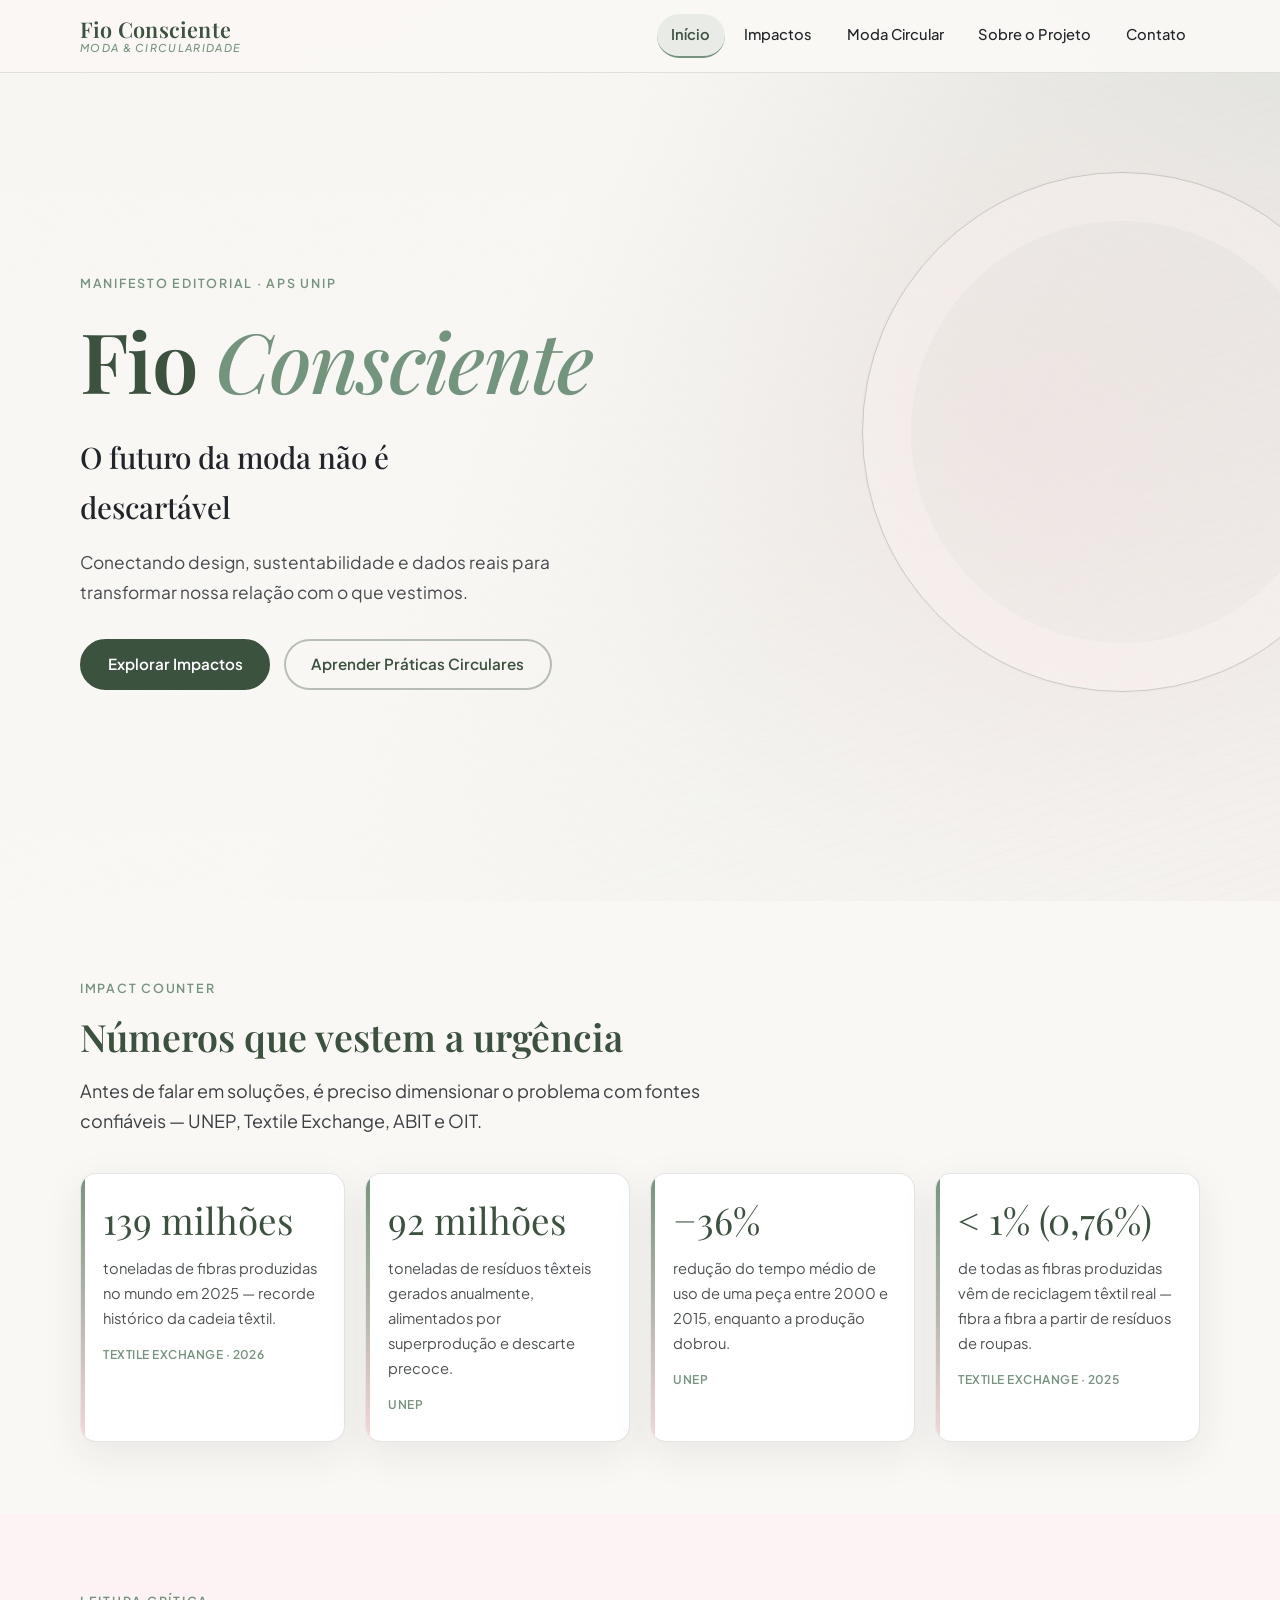
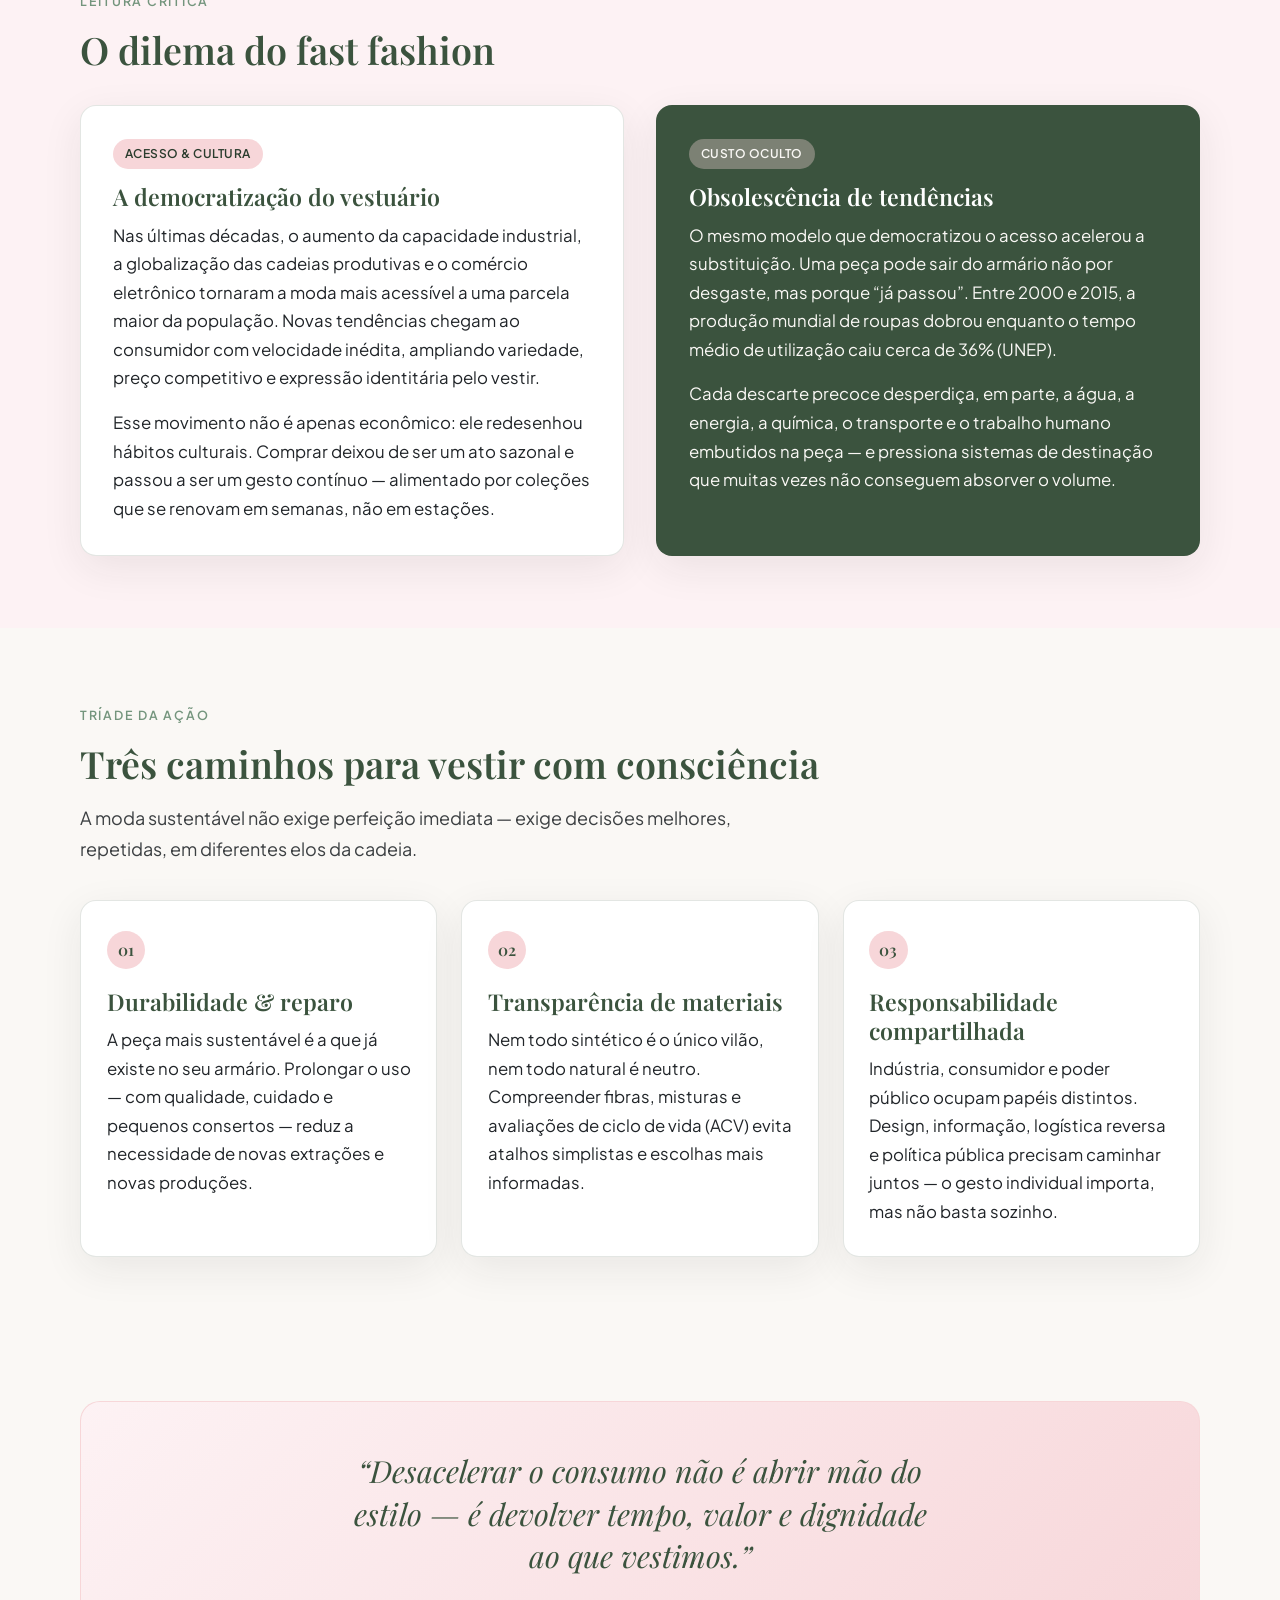
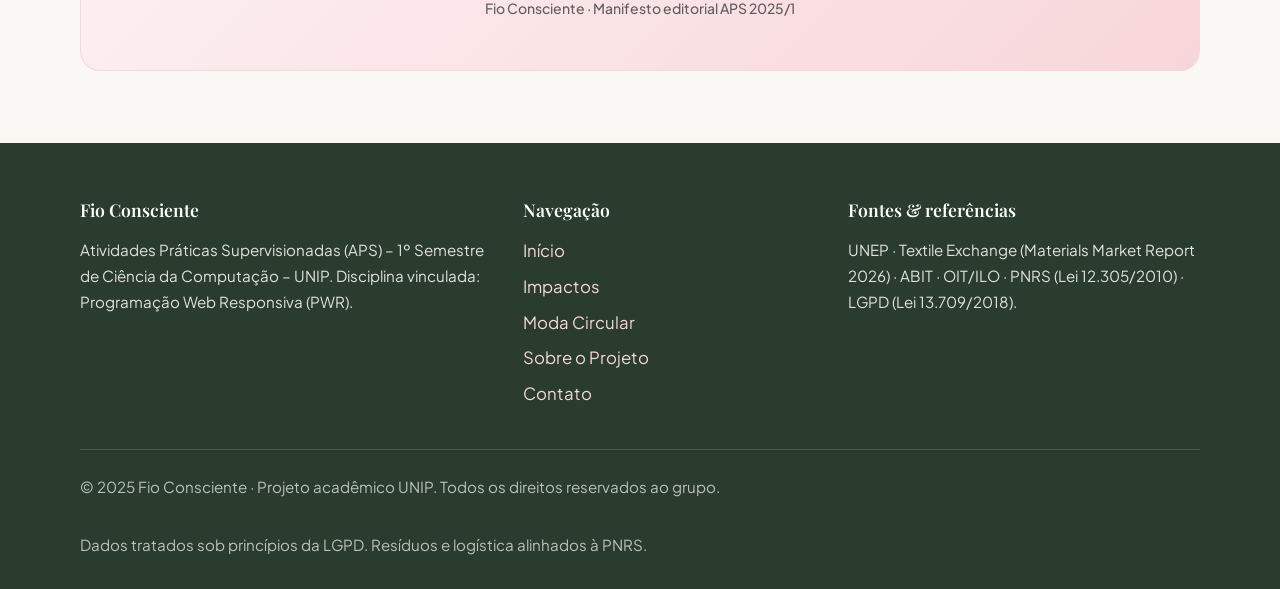
<file: index.html>
<!DOCTYPE html>
<html lang="pt-BR" xmlns="http://www.w3.org/1999/xhtml">
<head>
  <meta charset="UTF-8" />
  <meta name="viewport" content="width=device-width, initial-scale=1.0" />
  <meta name="description" content="Fio Consciente — plataforma acadêmica sobre moda sustentável, economia circular e dados reais da cadeia têxtil." />
  <title>Fio Consciente | Moda &amp; Circularidade</title>
  <link rel="preconnect" href="https://fonts.googleapis.com" />
  <link rel="preconnect" href="https://fonts.gstatic.com" crossorigin="anonymous" />
  <link href="https://fonts.googleapis.com/css2?family=Playfair+Display:ital,wght@0,500;0,600;0,700;1,500&amp;family=Plus+Jakarta+Sans:wght@400;500;600;700&amp;display=swap" rel="stylesheet" />
  <link rel="stylesheet" href="style.css" />
</head>
<body>
  <a class="skip-link" href="#conteudo">Ir para o conteúdo</a>

  <header class="site-header">
    <div class="container header-inner">
      <a class="logo" href="index.html" aria-label="Fio Consciente — página inicial">
        <span class="logo__name">Fio Consciente</span>
        <span class="logo__tag">Moda &amp; Circularidade</span>
      </a>

      <input type="checkbox" id="nav-toggle" class="nav-toggle" aria-controls="menu-principal" />
      <label for="nav-toggle" class="nav-toggle-label" aria-label="Abrir ou fechar menu">
        <span></span>
      </label>

      <nav class="main-nav" id="menu-principal" aria-label="Navegação principal">
        <ul>
          <li><a href="index.html" class="active" aria-current="page">Início</a></li>
          <li><a href="impactos.html">Impactos</a></li>
          <li><a href="circularidade.html">Moda Circular</a></li>
          <li><a href="sobre.html">Sobre o Projeto</a></li>
          <li><a href="contato.html">Contato</a></li>
        </ul>
      </nav>
    </div>
  </header>

  <main id="conteudo" class="main-content">
    <section class="hero" aria-labelledby="hero-brand">
      <div class="container hero__content">
        <p class="eyebrow">Manifesto editorial · APS UNIP</p>
        <h1 id="hero-brand" class="hero__brand">Fio <em>Consciente</em></h1>
        <p class="hero__tagline">O futuro da moda não é descartável</p>
        <p class="hero__sub">
          Conectando design, sustentabilidade e dados reais para transformar nossa relação com o que vestimos.
        </p>
        <div class="cta-group">
          <a class="btn btn--primary" href="impactos.html">Explorar Impactos</a>
          <a class="btn btn--ghost" href="circularidade.html">Aprender Práticas Circulares</a>
        </div>
      </div>
    </section>

    <section class="section" aria-labelledby="metricas-titulo">
      <div class="container">
        <p class="eyebrow">Impact Counter</p>
        <h2 id="metricas-titulo">Números que vestem a urgência</h2>
        <p class="lead">
          Antes de falar em soluções, é preciso dimensionar o problema com fontes confiáveis —
          UNEP, Textile Exchange, ABIT e OIT.
        </p>

        <div class="metrics" style="margin-top: 2.25rem;">
          <article class="metric-card">
            <p class="metric-card__value">139 milhões</p>
            <p class="metric-card__label">
              toneladas de fibras produzidas no mundo em 2025 — recorde histórico da cadeia têxtil.
            </p>
            <span class="metric-card__source">Textile Exchange · 2026</span>
          </article>

          <article class="metric-card">
            <p class="metric-card__value">92 milhões</p>
            <p class="metric-card__label">
              toneladas de resíduos têxteis gerados anualmente, alimentados por superprodução e descarte precoce.
            </p>
            <span class="metric-card__source">UNEP</span>
          </article>

          <article class="metric-card">
            <p class="metric-card__value">−36%</p>
            <p class="metric-card__label">
              redução do tempo médio de uso de uma peça entre 2000 e 2015, enquanto a produção dobrou.
            </p>
            <span class="metric-card__source">UNEP</span>
          </article>

          <article class="metric-card">
            <p class="metric-card__value">&lt; 1% (0,76%)</p>
            <p class="metric-card__label">
              de todas as fibras produzidas vêm de reciclagem têxtil real — fibra a fibra a partir de resíduos de roupas.
            </p>
            <span class="metric-card__source">Textile Exchange · 2025</span>
          </article>
        </div>
      </div>
    </section>

    <section class="section section--alt" aria-labelledby="dilema-titulo">
      <div class="container">
        <p class="eyebrow">Leitura crítica</p>
        <h2 id="dilema-titulo">O dilema do fast fashion</h2>

        <div class="grid-2" style="margin-top: 2rem;">
          <article class="panel">
            <span class="badge">Acesso &amp; cultura</span>
            <h3>A democratização do vestuário</h3>
            <p>
              Nas últimas décadas, o aumento da capacidade industrial, a globalização das cadeias
              produtivas e o comércio eletrônico tornaram a moda mais acessível a uma parcela maior
              da população. Novas tendências chegam ao consumidor com velocidade inédita, ampliando
              variedade, preço competitivo e expressão identitária pelo vestir.
            </p>
            <p>
              Esse movimento não é apenas econômico: ele redesenhou hábitos culturais. Comprar
              deixou de ser um ato sazonal e passou a ser um gesto contínuo — alimentado por coleções
              que se renovam em semanas, não em estações.
            </p>
          </article>

          <article class="panel panel--olive">
            <span class="badge" style="background: rgba(247,214,217,0.35); color: #FAF8F5;">Custo oculto</span>
            <h3>Obsolescência de tendências</h3>
            <p>
              O mesmo modelo que democratizou o acesso acelerou a substituição. Uma peça pode sair
              do armário não por desgaste, mas porque “já passou”. Entre 2000 e 2015, a produção
              mundial de roupas dobrou enquanto o tempo médio de utilização caiu cerca de 36% (UNEP).
            </p>
            <p>
              Cada descarte precoce desperdiça, em parte, a água, a energia, a química, o transporte
              e o trabalho humano embutidos na peça — e pressiona sistemas de destinação que muitas
              vezes não conseguem absorver o volume.
            </p>
          </article>
        </div>
      </div>
    </section>

    <section class="section" aria-labelledby="triade-titulo">
      <div class="container">
        <p class="eyebrow">Tríade da ação</p>
        <h2 id="triade-titulo">Três caminhos para vestir com consciência</h2>
        <p class="lead">
          A moda sustentável não exige perfeição imediata — exige decisões melhores, repetidas,
          em diferentes elos da cadeia.
        </p>

        <div class="grid-3" style="margin-top: 2.25rem;">
          <article class="feature-card">
            <span class="feature-card__index" aria-hidden="true">01</span>
            <h3>Durabilidade &amp; reparo</h3>
            <p>
              A peça mais sustentável é a que já existe no seu armário. Prolongar o uso — com
              qualidade, cuidado e pequenos consertos — reduz a necessidade de novas extrações e
              novas produções.
            </p>
          </article>

          <article class="feature-card">
            <span class="feature-card__index" aria-hidden="true">02</span>
            <h3>Transparência de materiais</h3>
            <p>
              Nem todo sintético é o único vilão, nem todo natural é neutro. Compreender fibras,
              misturas e avaliações de ciclo de vida (ACV) evita atalhos simplistas e escolhas
              mais informadas.
            </p>
          </article>

          <article class="feature-card">
            <span class="feature-card__index" aria-hidden="true">03</span>
            <h3>Responsabilidade compartilhada</h3>
            <p>
              Indústria, consumidor e poder público ocupam papéis distintos. Design, informação,
              logística reversa e política pública precisam caminhar juntos — o gesto individual
              importa, mas não basta sozinho.
            </p>
          </article>
        </div>
      </div>
    </section>

    <section class="section" aria-labelledby="citacao-titulo">
      <div class="container">
        <h2 id="citacao-titulo" class="sr-only">Citação inspiradora</h2>
        <aside class="quote-banner">
          <blockquote>
            “Desacelerar o consumo não é abrir mão do estilo — é devolver tempo, valor e
            dignidade ao que vestimos.”
          </blockquote>
          <cite>Fio Consciente · Manifesto editorial APS 2025/1</cite>
        </aside>
      </div>
    </section>
  </main>

  <footer class="site-footer">
    <div class="container">
      <div class="footer-grid">
        <div>
          <h3>Fio Consciente</h3>
          <p>
            Atividades Práticas Supervisionadas (APS) – 1º Semestre de Ciência da Computação – UNIP.
            Disciplina vinculada: Programação Web Responsiva (PWR).
          </p>
        </div>
        <div>
          <h3>Navegação</h3>
          <ul>
            <li><a href="index.html">Início</a></li>
            <li><a href="impactos.html">Impactos</a></li>
            <li><a href="circularidade.html">Moda Circular</a></li>
            <li><a href="sobre.html">Sobre o Projeto</a></li>
            <li><a href="contato.html">Contato</a></li>
          </ul>
        </div>
        <div>
          <h3>Fontes &amp; referências</h3>
          <p>
            UNEP · Textile Exchange (Materials Market Report 2026) · ABIT · OIT/ILO ·
            PNRS (Lei 12.305/2010) · LGPD (Lei 13.709/2018).
          </p>
        </div>
      </div>
      <div class="footer-bottom">
        <p>© 2025 Fio Consciente · Projeto acadêmico UNIP. Todos os direitos reservados ao grupo.</p>
        <p>Dados tratados sob princípios da LGPD. Resíduos e logística alinhados à PNRS.</p>
      </div>
    </div>
  </footer>
</body>
</html>
</file>
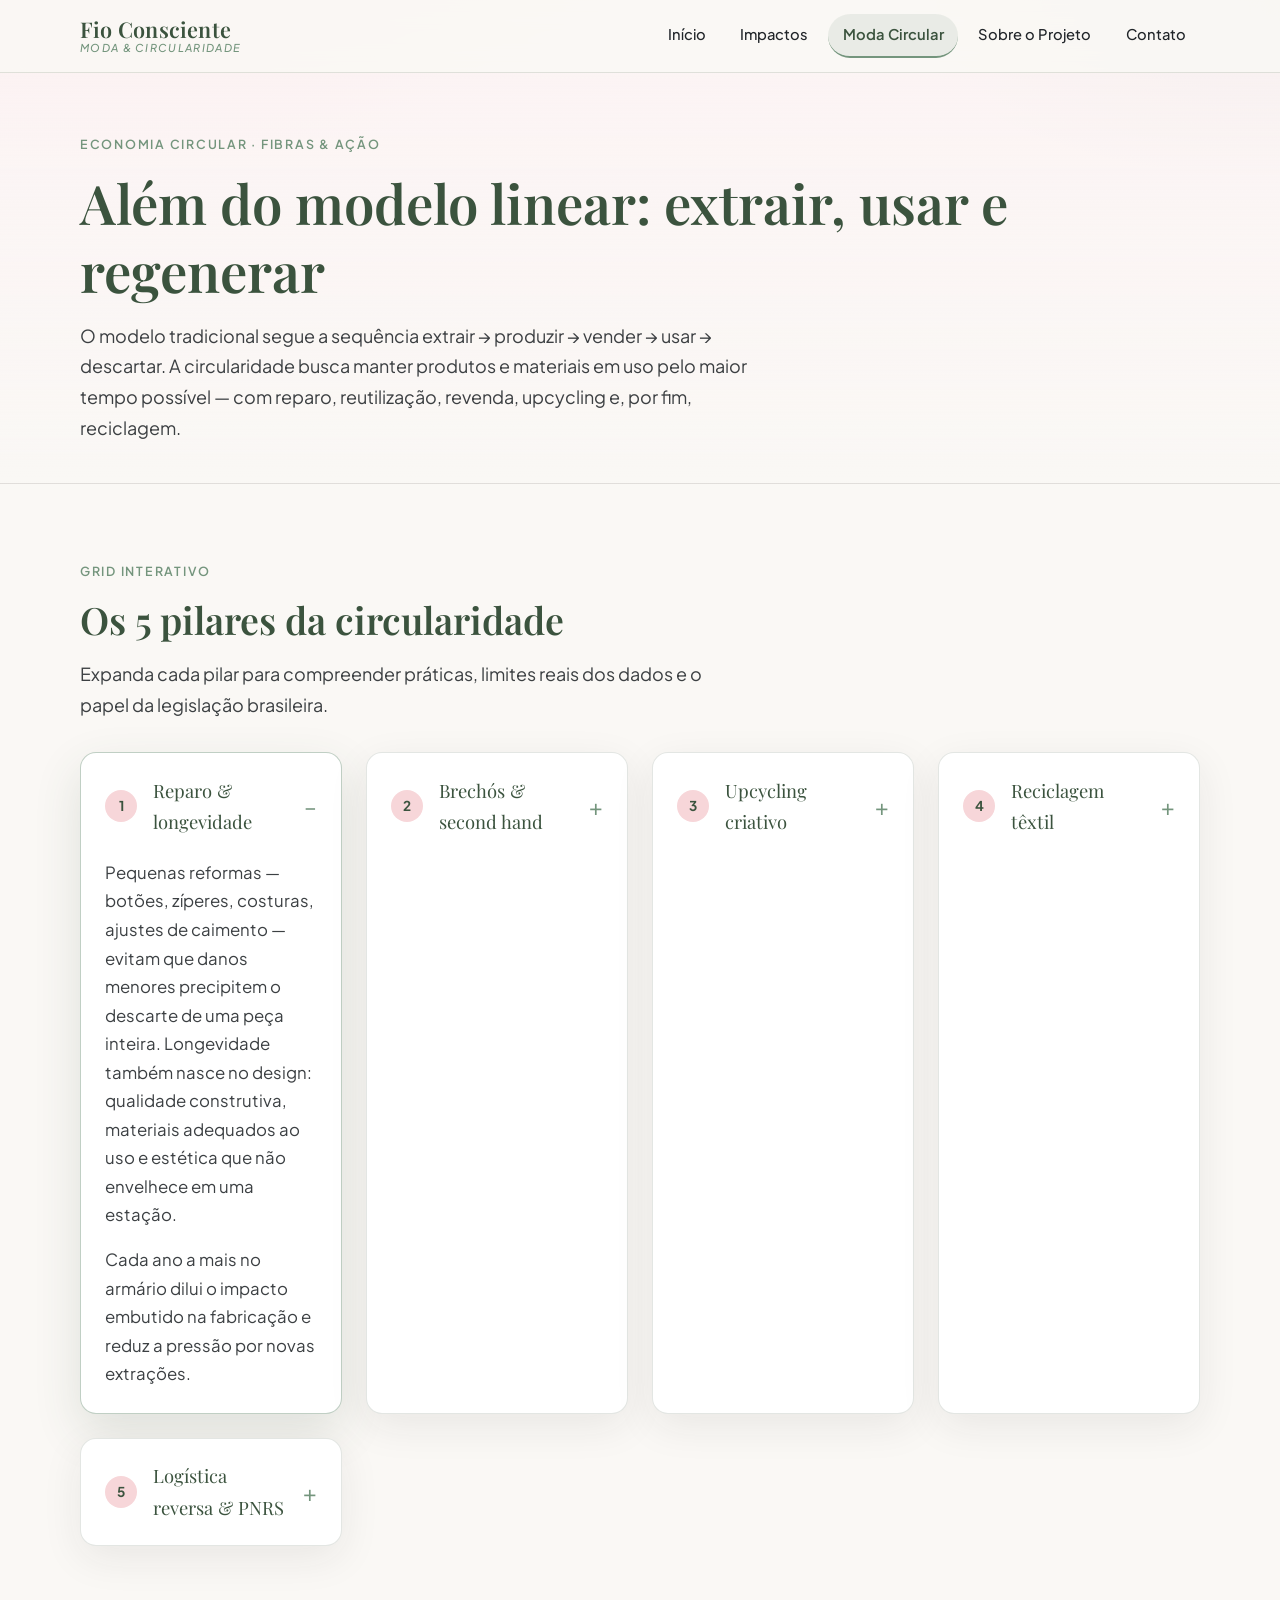
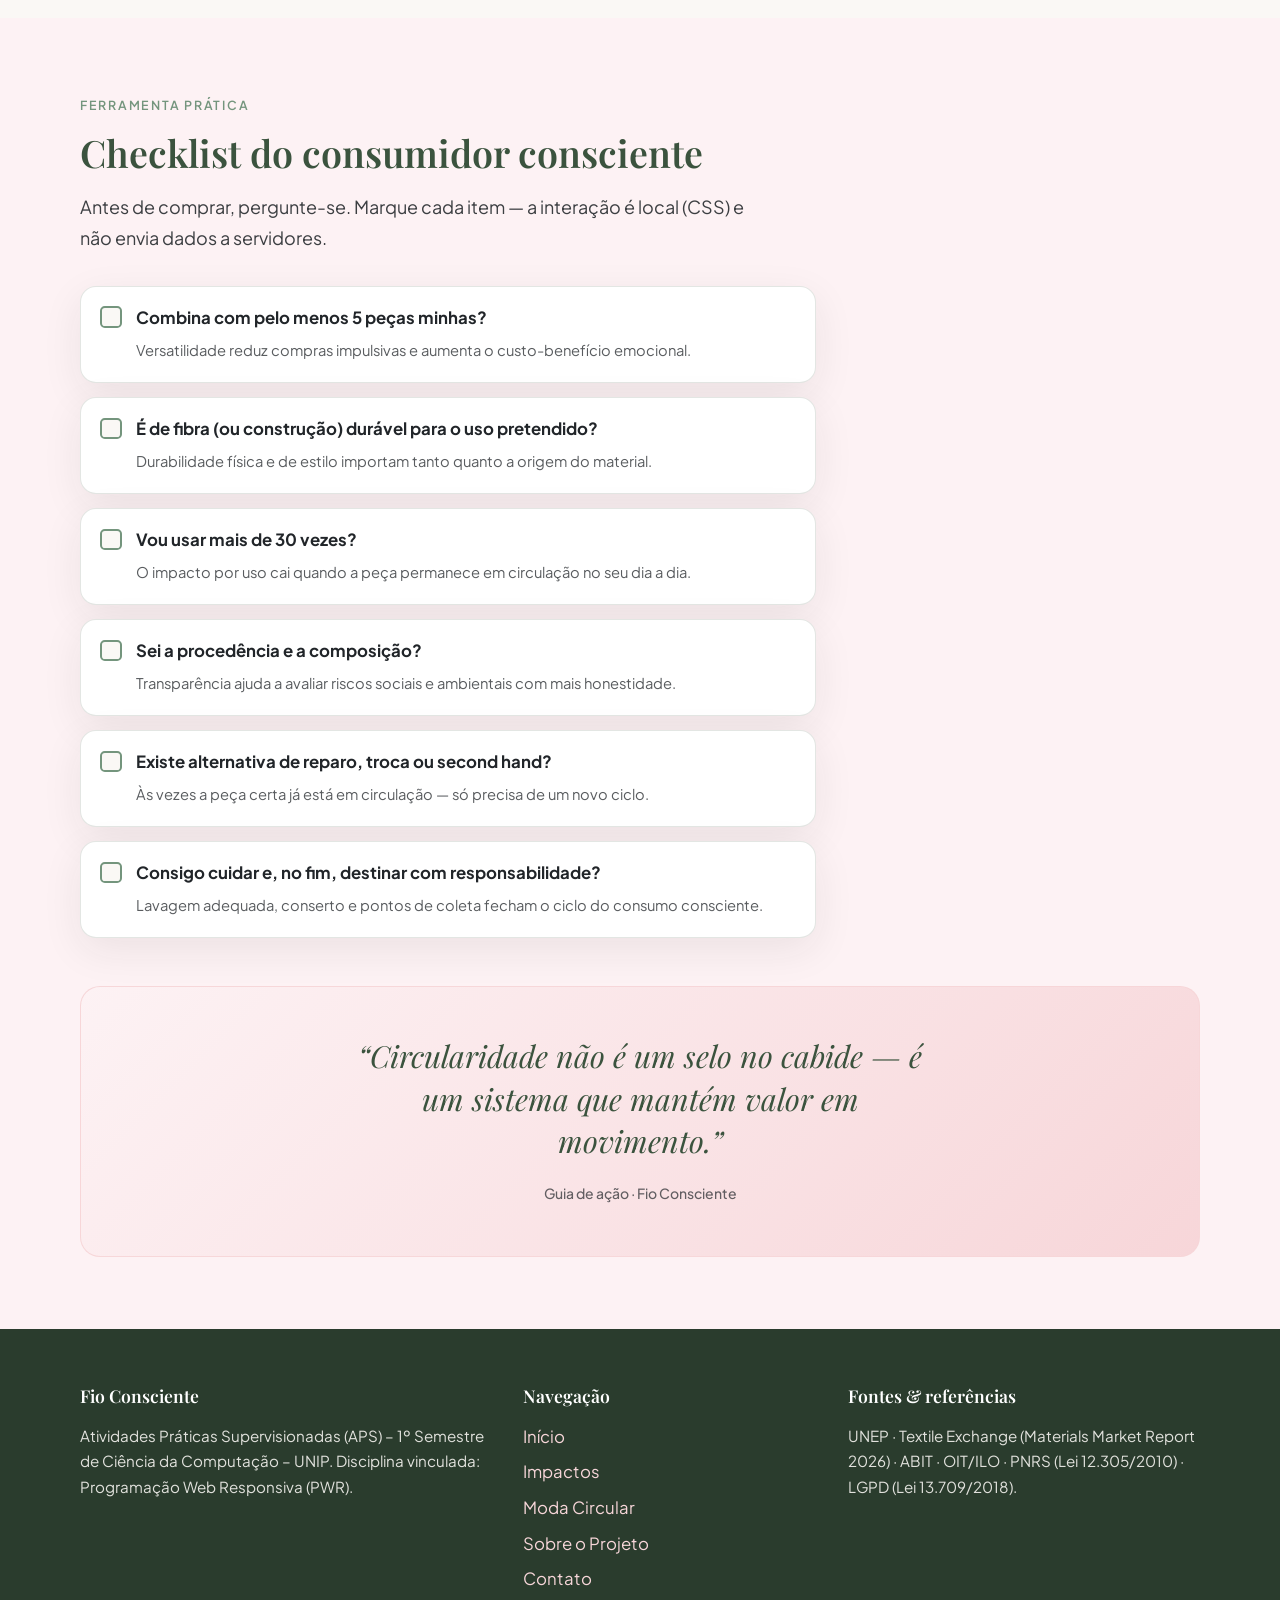
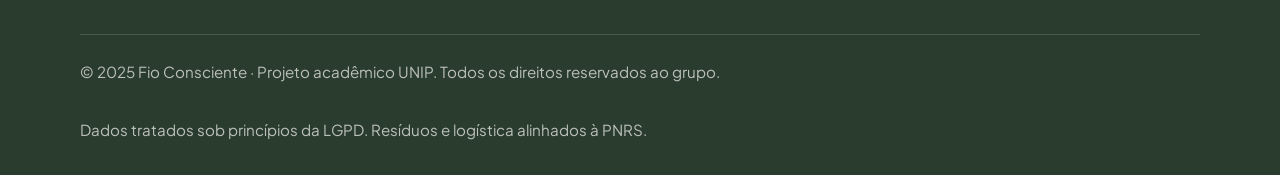
<file: circularidade.html>
<!DOCTYPE html>
<html lang="pt-BR" xmlns="http://www.w3.org/1999/xhtml">
<head>
  <meta charset="UTF-8" />
  <meta name="viewport" content="width=device-width, initial-scale=1.0" />
  <meta name="description" content="Economia circular na moda: reparo, brechós, upcycling, reciclagem têxtil, logística reversa e checklist do consumidor consciente." />
  <title>Moda Circular | Fio Consciente</title>
  <link rel="preconnect" href="https://fonts.googleapis.com" />
  <link rel="preconnect" href="https://fonts.gstatic.com" crossorigin="anonymous" />
  <link href="https://fonts.googleapis.com/css2?family=Playfair+Display:ital,wght@0,500;0,600;0,700;1,500&amp;family=Plus+Jakarta+Sans:wght@400;500;600;700&amp;display=swap" rel="stylesheet" />
  <link rel="stylesheet" href="style.css" />
</head>
<body>
  <a class="skip-link" href="#conteudo">Ir para o conteúdo</a>

  <header class="site-header">
    <div class="container header-inner">
      <a class="logo" href="index.html" aria-label="Fio Consciente — página inicial">
        <span class="logo__name">Fio Consciente</span>
        <span class="logo__tag">Moda &amp; Circularidade</span>
      </a>

      <input type="checkbox" id="nav-toggle" class="nav-toggle" aria-controls="menu-principal" />
      <label for="nav-toggle" class="nav-toggle-label" aria-label="Abrir ou fechar menu">
        <span></span>
      </label>

      <nav class="main-nav" id="menu-principal" aria-label="Navegação principal">
        <ul>
          <li><a href="index.html">Início</a></li>
          <li><a href="impactos.html">Impactos</a></li>
          <li><a href="circularidade.html" class="active" aria-current="page">Moda Circular</a></li>
          <li><a href="sobre.html">Sobre o Projeto</a></li>
          <li><a href="contato.html">Contato</a></li>
        </ul>
      </nav>
    </div>
  </header>

  <main id="conteudo" class="main-content">
    <header class="page-header">
      <div class="container">
        <p class="eyebrow">Economia circular · fibras &amp; ação</p>
        <h1>Além do modelo linear: extrair, usar e regenerar</h1>
        <p class="lead">
          O modelo tradicional segue a sequência extrair → produzir → vender → usar → descartar.
          A circularidade busca manter produtos e materiais em uso pelo maior tempo possível —
          com reparo, reutilização, revenda, upcycling e, por fim, reciclagem.
        </p>
      </div>
    </header>

    <section class="section" aria-labelledby="pilares-titulo">
      <div class="container">
        <p class="eyebrow">Grid interativo</p>
        <h2 id="pilares-titulo">Os 5 pilares da circularidade</h2>
        <p class="lead">
          Expanda cada pilar para compreender práticas, limites reais dos dados e o papel da
          legislação brasileira.
        </p>

        <div class="pillars grid-auto" style="margin-top: 2rem;">
          <details open="open">
            <summary>
              <span class="pillar-num" aria-hidden="true">1</span>
              Reparo &amp; longevidade
            </summary>
            <div class="pillar-body">
              <p>
                Pequenas reformas — botões, zíperes, costuras, ajustes de caimento — evitam que
                danos menores precipitem o descarte de uma peça inteira. Longevidade também nasce
                no design: qualidade construtiva, materiais adequados ao uso e estética que não
                envelhece em uma estação.
              </p>
              <p>
                Cada ano a mais no armário dilui o impacto embutido na fabricação e reduz a
                pressão por novas extrações.
              </p>
            </div>
          </details>

          <details>
            <summary>
              <span class="pillar-num" aria-hidden="true">2</span>
              Brechós &amp; second hand
            </summary>
            <div class="pillar-body">
              <p>
                Normalizar o vestuário de segunda mão é uma escolha inteligente e sofisticada —
                não um “plano B”. Brechós físicos e plataformas digitais recolocam peças em
                circulação, preservando valor cultural e material.
              </p>
              <p>
                A revenda desloca a narrativa do novo constante para o bem escolhido, bem cuidado
                e bem recontado.
              </p>
            </div>
          </details>

          <details>
            <summary>
              <span class="pillar-num" aria-hidden="true">3</span>
              Upcycling criativo
            </summary>
            <div class="pillar-body">
              <p>
                Upcycling transforma peças usadas em novos produtos de maior valor agregado —
                por exemplo, jeans convertidos em bolsas estruturadas — sem exigir reciclagem
                completa das fibras.
              </p>
              <p>
                É design + inventividade: menos matéria-prima virgem, mais narrativa e
                diferenciação estética.
              </p>
            </div>
          </details>

          <details>
            <summary>
              <span class="pillar-num" aria-hidden="true">4</span>
              Reciclagem têxtil
            </summary>
            <div class="pillar-body">
              <p>
                Em 2025, fibras recicladas provenientes de resíduos têxteis representaram cerca de
                <strong>0,76%</strong> da produção mundial — menos de 1% (Textile Exchange).
              </p>
              <p>
                Do poliéster reciclado produzido no mesmo ano (aprox. 9,7 milhões de toneladas),
                cerca de <strong>97%</strong> ainda vinha de garrafas PET — não de roupas
                recicladas. Misturas com elastano, linhas, aviamentos e tinturas elevam a
                complexidade técnica da separação fibra a fibra.
              </p>
              <p>
                Reciclar importa, mas vem depois de reduzir, reparar e reutilizar.
              </p>
            </div>
          </details>

          <details>
            <summary>
              <span class="pillar-num" aria-hidden="true">5</span>
              Logística reversa &amp; PNRS
            </summary>
            <div class="pillar-body">
              <p>
                No Brasil, a Política Nacional de Resíduos Sólidos (Lei nº 12.305/2010) estrutura
                princípios de responsabilidade compartilhada e logística reversa. Em 2026, a ABIT
                reforçou a moda circular como caminho para reduzir resíduos e ampliar
                sustentabilidade no setor nacional.
              </p>
              <p>
                ABIT e ABDI iniciaram estudos para mapear resíduos industriais e pós-consumo,
                identificando oportunidades de circularidade. Sem infraestrutura de coleta,
                triagem e processamento, a boa intenção do consumidor encontra um beco sem saída.
              </p>
            </div>
          </details>
        </div>
      </div>
    </section>

    <section class="section section--alt" aria-labelledby="checklist-titulo">
      <div class="container">
        <p class="eyebrow">Ferramenta prática</p>
        <h2 id="checklist-titulo">Checklist do consumidor consciente</h2>
        <p class="lead">
          Antes de comprar, pergunte-se. Marque cada item — a interação é local (CSS) e não
          envia dados a servidores.
        </p>

        <ul class="checklist" style="margin-top: 2rem; max-width: 46rem;">
          <li>
            <label for="check-1">
              <input type="checkbox" id="check-1" name="check-1" />
              <span class="checklist__text">
                <strong>Combina com pelo menos 5 peças minhas?</strong>
                <span>Versatilidade reduz compras impulsivas e aumenta o custo-benefício emocional.</span>
              </span>
            </label>
          </li>
          <li>
            <label for="check-2">
              <input type="checkbox" id="check-2" name="check-2" />
              <span class="checklist__text">
                <strong>É de fibra (ou construção) durável para o uso pretendido?</strong>
                <span>Durabilidade física e de estilo importam tanto quanto a origem do material.</span>
              </span>
            </label>
          </li>
          <li>
            <label for="check-3">
              <input type="checkbox" id="check-3" name="check-3" />
              <span class="checklist__text">
                <strong>Vou usar mais de 30 vezes?</strong>
                <span>O impacto por uso cai quando a peça permanece em circulação no seu dia a dia.</span>
              </span>
            </label>
          </li>
          <li>
            <label for="check-4">
              <input type="checkbox" id="check-4" name="check-4" />
              <span class="checklist__text">
                <strong>Sei a procedência e a composição?</strong>
                <span>Transparência ajuda a avaliar riscos sociais e ambientais com mais honestidade.</span>
              </span>
            </label>
          </li>
          <li>
            <label for="check-5">
              <input type="checkbox" id="check-5" name="check-5" />
              <span class="checklist__text">
                <strong>Existe alternativa de reparo, troca ou second hand?</strong>
                <span>Às vezes a peça certa já está em circulação — só precisa de um novo ciclo.</span>
              </span>
            </label>
          </li>
          <li>
            <label for="check-6">
              <input type="checkbox" id="check-6" name="check-6" />
              <span class="checklist__text">
                <strong>Consigo cuidar e, no fim, destinar com responsabilidade?</strong>
                <span>Lavagem adequada, conserto e pontos de coleta fecham o ciclo do consumo consciente.</span>
              </span>
            </label>
          </li>
        </ul>

        <aside class="quote-banner" style="margin-top: 3rem;">
          <blockquote>
            “Circularidade não é um selo no cabide — é um sistema que mantém valor em movimento.”
          </blockquote>
          <cite>Guia de ação · Fio Consciente</cite>
        </aside>
      </div>
    </section>
  </main>

  <footer class="site-footer">
    <div class="container">
      <div class="footer-grid">
        <div>
          <h3>Fio Consciente</h3>
          <p>
            Atividades Práticas Supervisionadas (APS) – 1º Semestre de Ciência da Computação – UNIP.
            Disciplina vinculada: Programação Web Responsiva (PWR).
          </p>
        </div>
        <div>
          <h3>Navegação</h3>
          <ul>
            <li><a href="index.html">Início</a></li>
            <li><a href="impactos.html">Impactos</a></li>
            <li><a href="circularidade.html">Moda Circular</a></li>
            <li><a href="sobre.html">Sobre o Projeto</a></li>
            <li><a href="contato.html">Contato</a></li>
          </ul>
        </div>
        <div>
          <h3>Fontes &amp; referências</h3>
          <p>
            UNEP · Textile Exchange (Materials Market Report 2026) · ABIT · OIT/ILO ·
            PNRS (Lei 12.305/2010) · LGPD (Lei 13.709/2018).
          </p>
        </div>
      </div>
      <div class="footer-bottom">
        <p>© 2025 Fio Consciente · Projeto acadêmico UNIP. Todos os direitos reservados ao grupo.</p>
        <p>Dados tratados sob princípios da LGPD. Resíduos e logística alinhados à PNRS.</p>
      </div>
    </div>
  </footer>
</body>
</html>
</file>
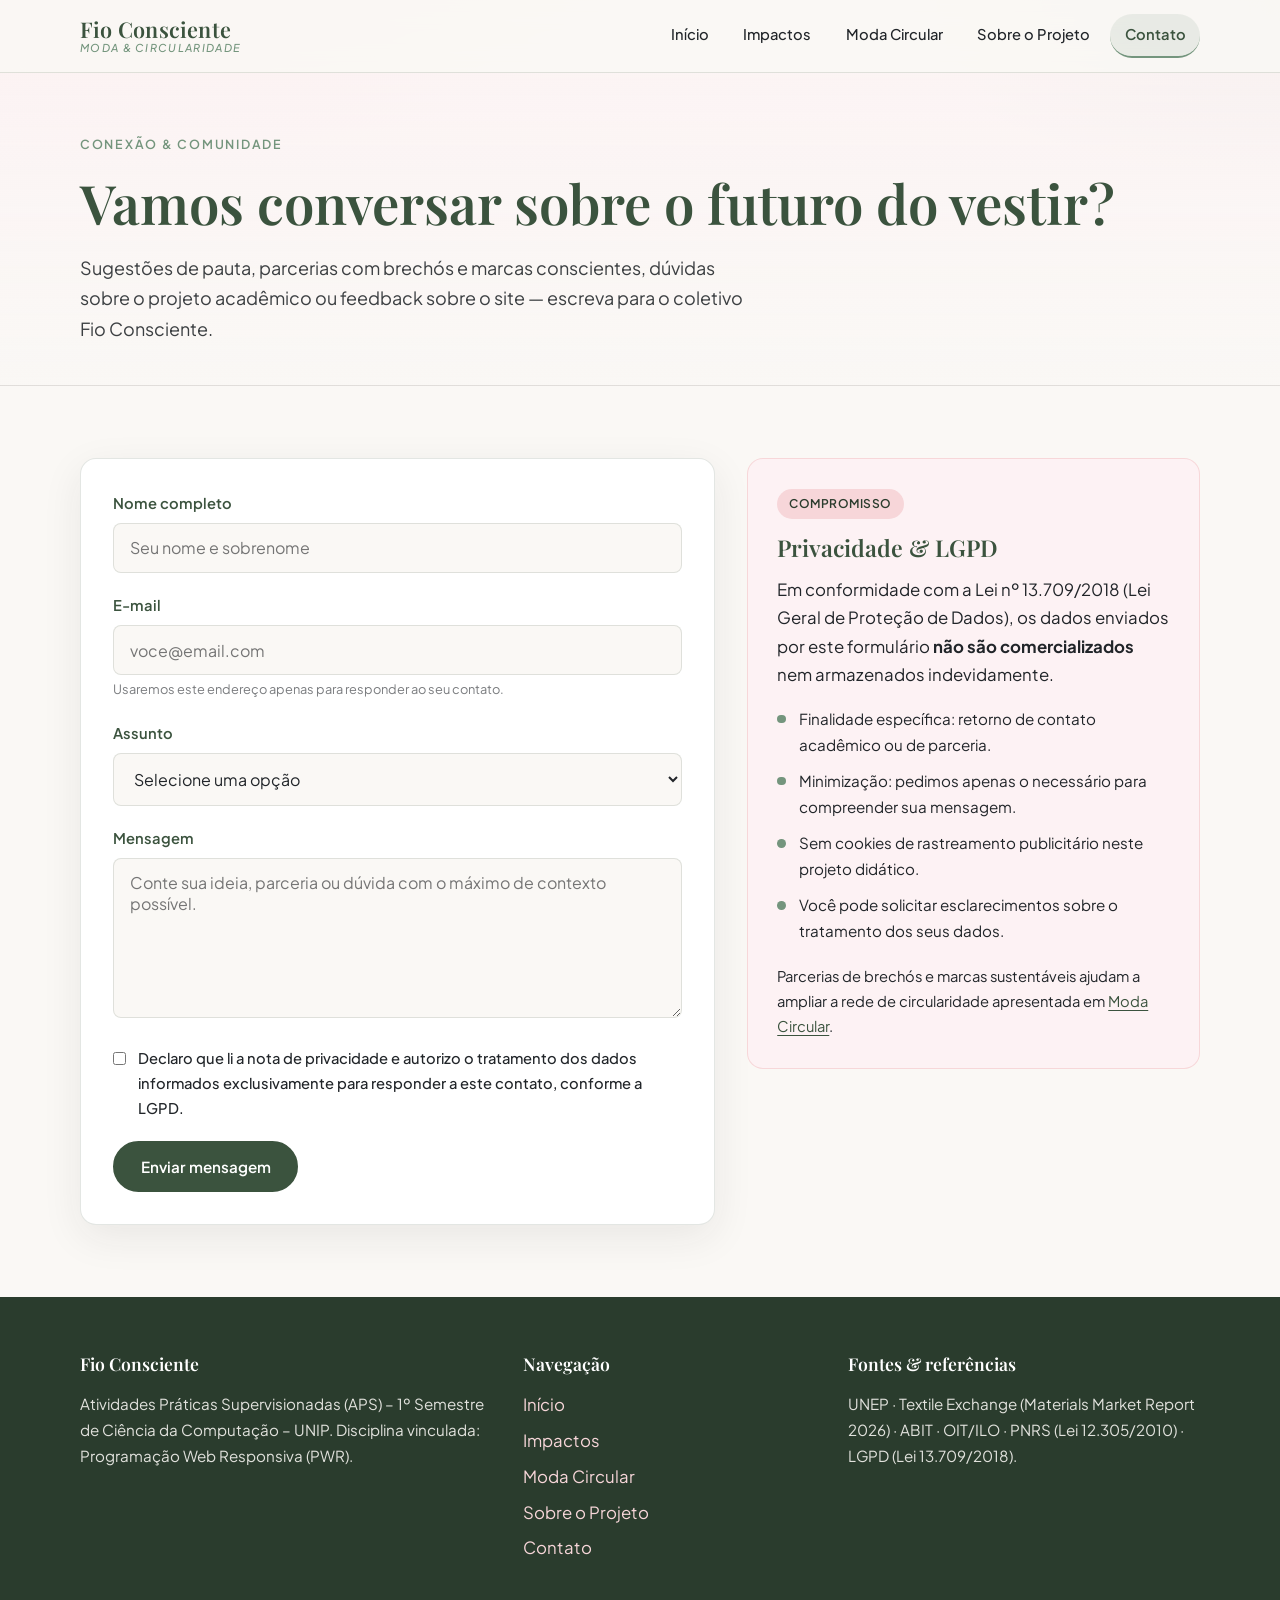
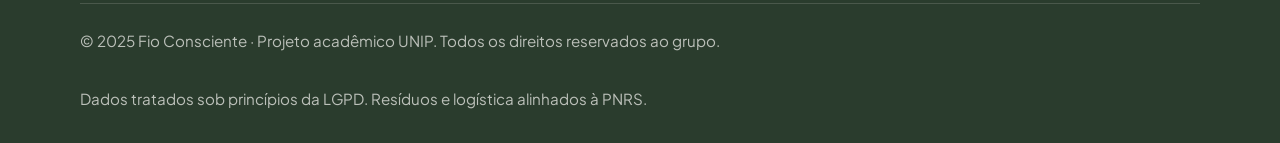
<file: contato.html>
<!DOCTYPE html>
<html lang="pt-BR" xmlns="http://www.w3.org/1999/xhtml">
<head>
  <meta charset="UTF-8" />
  <meta name="viewport" content="width=device-width, initial-scale=1.0" />
  <meta name="description" content="Fale com o Fio Consciente: sugestões, cadastro de brechós e marcas sustentáveis, feedback acadêmico e privacidade LGPD." />
  <title>Contato | Fio Consciente</title>
  <link rel="preconnect" href="https://fonts.googleapis.com" />
  <link rel="preconnect" href="https://fonts.gstatic.com" crossorigin="anonymous" />
  <link href="https://fonts.googleapis.com/css2?family=Playfair+Display:ital,wght@0,500;0,600;0,700;1,500&amp;family=Plus+Jakarta+Sans:wght@400;500;600;700&amp;display=swap" rel="stylesheet" />
  <link rel="stylesheet" href="style.css" />
</head>
<body>
  <a class="skip-link" href="#conteudo">Ir para o conteúdo</a>

  <header class="site-header">
    <div class="container header-inner">
      <a class="logo" href="index.html" aria-label="Fio Consciente — página inicial">
        <span class="logo__name">Fio Consciente</span>
        <span class="logo__tag">Moda &amp; Circularidade</span>
      </a>

      <input type="checkbox" id="nav-toggle" class="nav-toggle" aria-controls="menu-principal" />
      <label for="nav-toggle" class="nav-toggle-label" aria-label="Abrir ou fechar menu">
        <span></span>
      </label>

      <nav class="main-nav" id="menu-principal" aria-label="Navegação principal">
        <ul>
          <li><a href="index.html">Início</a></li>
          <li><a href="impactos.html">Impactos</a></li>
          <li><a href="circularidade.html">Moda Circular</a></li>
          <li><a href="sobre.html">Sobre o Projeto</a></li>
          <li><a href="contato.html" class="active" aria-current="page">Contato</a></li>
        </ul>
      </nav>
    </div>
  </header>

  <main id="conteudo" class="main-content">
    <header class="page-header">
      <div class="container">
        <p class="eyebrow">Conexão &amp; comunidade</p>
        <h1>Vamos conversar sobre o futuro do vestir?</h1>
        <p class="lead">
          Sugestões de pauta, parcerias com brechós e marcas conscientes, dúvidas sobre o
          projeto acadêmico ou feedback sobre o site — escreva para o coletivo Fio Consciente.
        </p>
      </div>
    </header>

    <section class="section" aria-labelledby="form-titulo">
      <div class="container contact-layout">
        <div>
          <h2 id="form-titulo" class="sr-only">Formulário de contato</h2>

          <form class="form-card" action="mailto:contato.fioconsciente@exemplo.unip.br" method="post" enctype="text/plain">
            <div class="form-group">
              <label for="nome">Nome completo</label>
              <input
                class="form-control"
                type="text"
                id="nome"
                name="nome"
                autocomplete="name"
                required="required"
                placeholder="Seu nome e sobrenome"
              />
            </div>

            <div class="form-group">
              <label for="email">E-mail</label>
              <input
                class="form-control"
                type="email"
                id="email"
                name="email"
                autocomplete="email"
                required="required"
                placeholder="voce@email.com"
              />
              <span class="hint">Usaremos este endereço apenas para responder ao seu contato.</span>
            </div>

            <div class="form-group">
              <label for="assunto">Assunto</label>
              <select class="form-control" id="assunto" name="assunto" required="required">
                <option value="" disabled="disabled" selected="selected">Selecione uma opção</option>
                <option value="sugestao-pauta">Sugestão de pauta</option>
                <option value="cadastrar-brecho">Cadastrar brechó / marca sustentável</option>
                <option value="projeto-academico">Projeto acadêmico</option>
                <option value="outros">Outros</option>
              </select>
            </div>

            <div class="form-group">
              <label for="mensagem">Mensagem</label>
              <textarea
                class="form-control"
                id="mensagem"
                name="mensagem"
                required="required"
                placeholder="Conte sua ideia, parceria ou dúvida com o máximo de contexto possível."
              ></textarea>
            </div>

            <div class="form-group">
              <label for="consentimento" style="display: flex; gap: 0.75rem; align-items: flex-start; font-weight: 500; color: var(--grafite);">
                <input
                  type="checkbox"
                  id="consentimento"
                  name="consentimento"
                  required="required"
                  style="margin-top: 0.35rem; accent-color: #3B533E;"
                />
                <span>
                  Declaro que li a nota de privacidade e autorizo o tratamento dos dados informados
                  exclusivamente para responder a este contato, conforme a LGPD.
                </span>
              </label>
            </div>

            <button class="btn btn--primary" type="submit">Enviar mensagem</button>
          </form>
        </div>

        <aside class="privacy-card" aria-labelledby="lgpd-titulo">
          <span class="badge">Compromisso</span>
          <h3 id="lgpd-titulo">Privacidade &amp; LGPD</h3>
          <p>
            Em conformidade com a Lei nº 13.709/2018 (Lei Geral de Proteção de Dados), os dados
            enviados por este formulário <strong>não são comercializados</strong> nem armazenados
            indevidamente.
          </p>
          <ul>
            <li>Finalidade específica: retorno de contato acadêmico ou de parceria.</li>
            <li>Minimização: pedimos apenas o necessário para compreender sua mensagem.</li>
            <li>Sem cookies de rastreamento publicitário neste projeto didático.</li>
            <li>Você pode solicitar esclarecimentos sobre o tratamento dos seus dados.</li>
          </ul>
          <p style="margin-top: 1.25rem; font-size: 0.92rem;">
            Parcerias de brechós e marcas sustentáveis ajudam a ampliar a rede de circularidade
            apresentada em <a href="circularidade.html">Moda Circular</a>.
          </p>
        </aside>
      </div>
    </section>
  </main>

  <footer class="site-footer">
    <div class="container">
      <div class="footer-grid">
        <div>
          <h3>Fio Consciente</h3>
          <p>
            Atividades Práticas Supervisionadas (APS) – 1º Semestre de Ciência da Computação – UNIP.
            Disciplina vinculada: Programação Web Responsiva (PWR).
          </p>
        </div>
        <div>
          <h3>Navegação</h3>
          <ul>
            <li><a href="index.html">Início</a></li>
            <li><a href="impactos.html">Impactos</a></li>
            <li><a href="circularidade.html">Moda Circular</a></li>
            <li><a href="sobre.html">Sobre o Projeto</a></li>
            <li><a href="contato.html">Contato</a></li>
          </ul>
        </div>
        <div>
          <h3>Fontes &amp; referências</h3>
          <p>
            UNEP · Textile Exchange (Materials Market Report 2026) · ABIT · OIT/ILO ·
            PNRS (Lei 12.305/2010) · LGPD (Lei 13.709/2018).
          </p>
        </div>
      </div>
      <div class="footer-bottom">
        <p>© 2025 Fio Consciente · Projeto acadêmico UNIP. Todos os direitos reservados ao grupo.</p>
        <p>Dados tratados sob princípios da LGPD. Resíduos e logística alinhados à PNRS.</p>
      </div>
    </div>
  </footer>
</body>
</html>
</file>
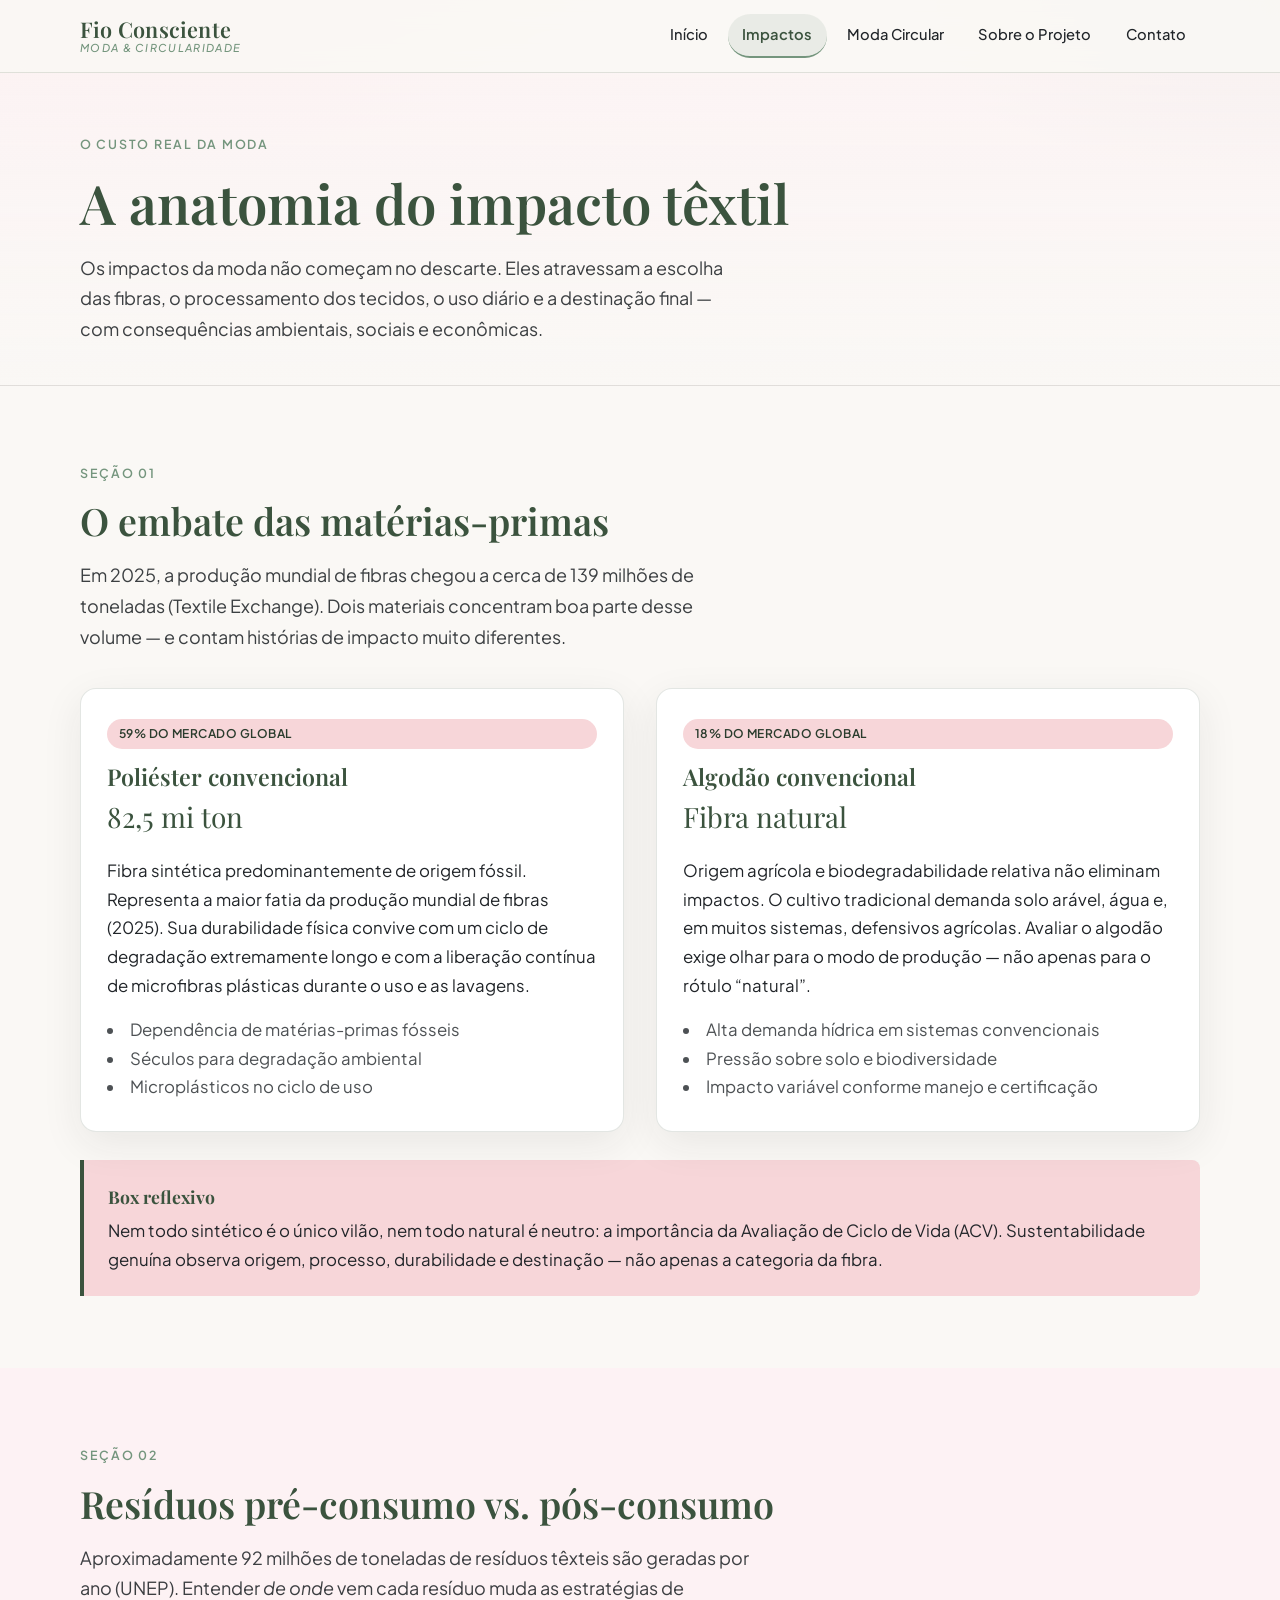
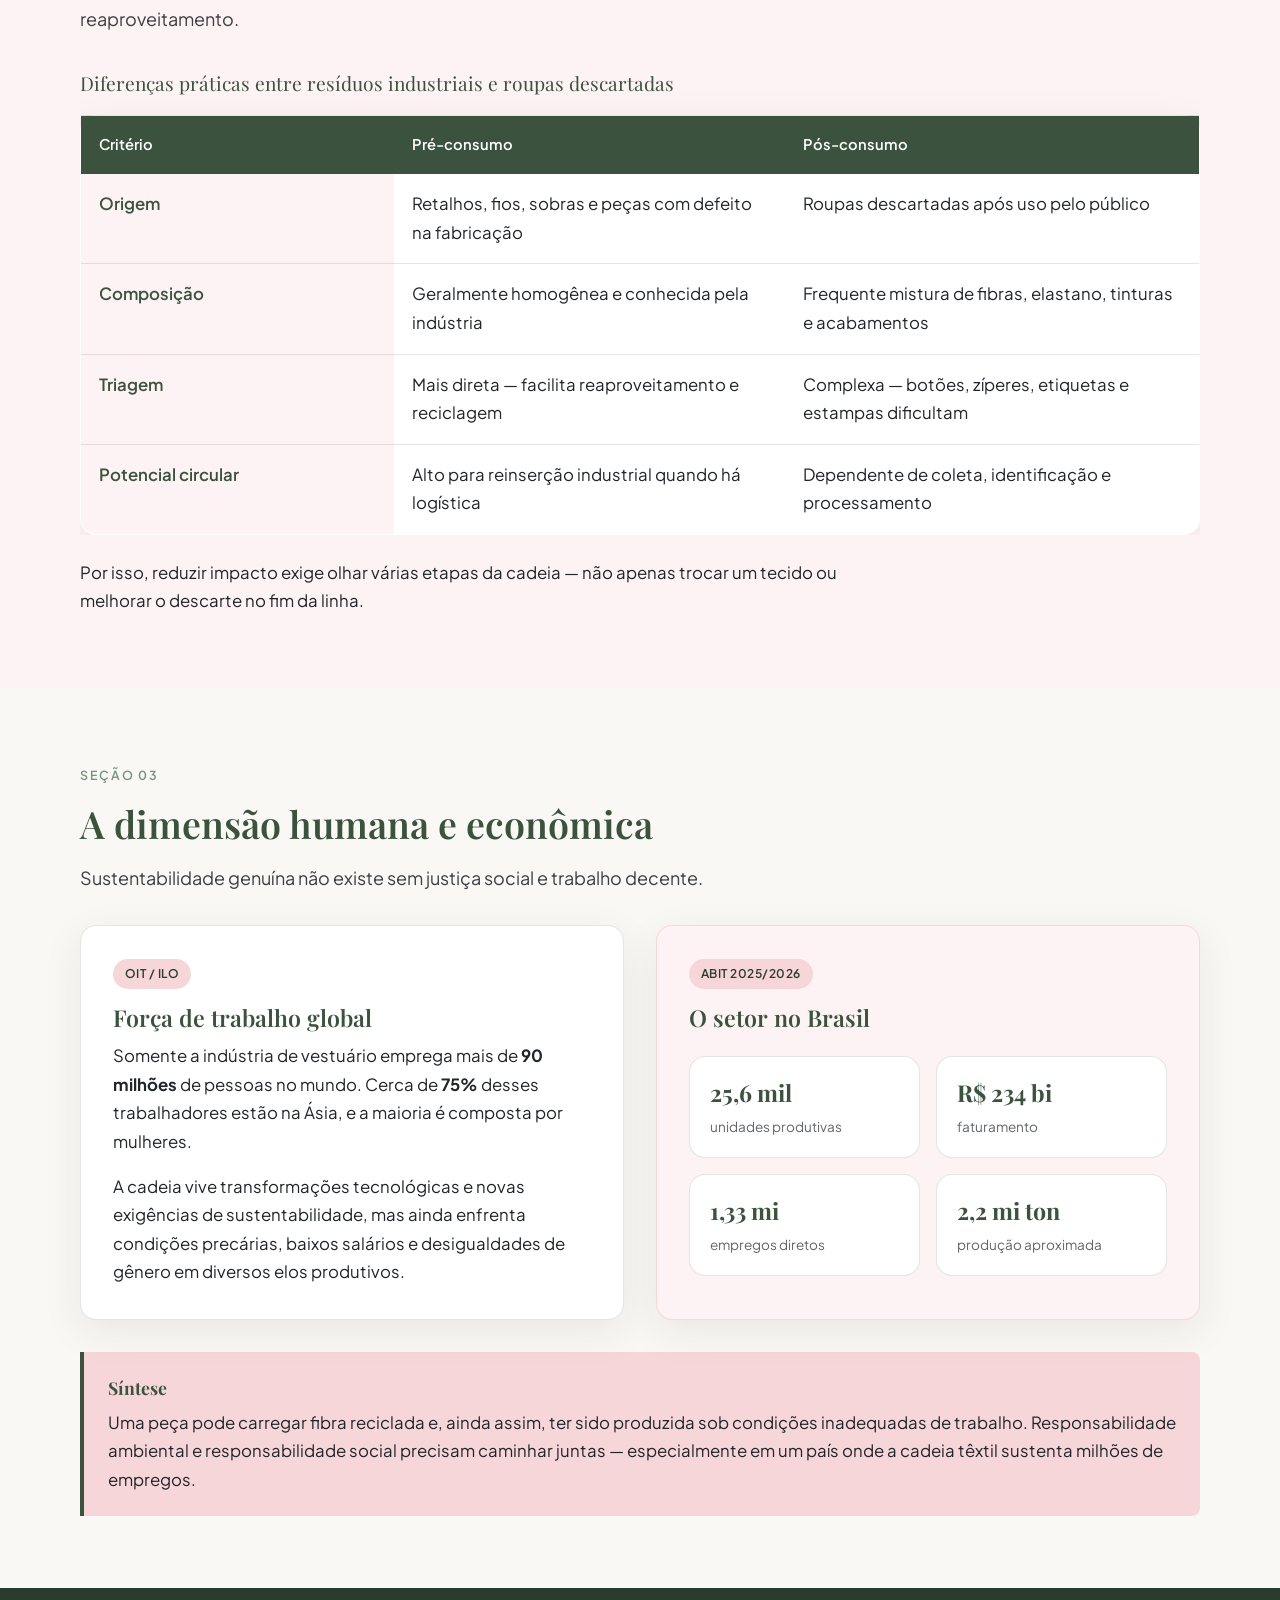
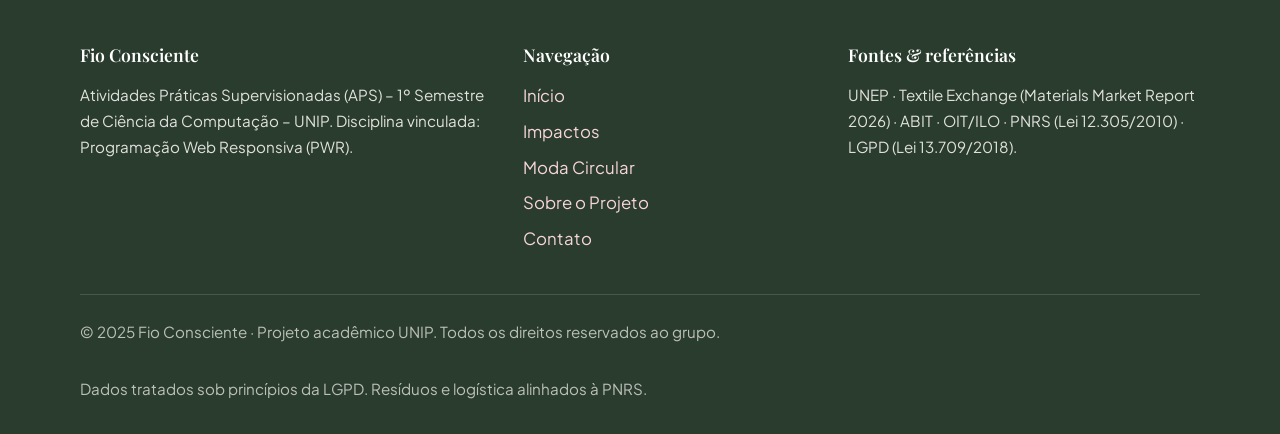
<file: impactos.html>
<!DOCTYPE html>
<html lang="pt-BR" xmlns="http://www.w3.org/1999/xhtml">
<head>
  <meta charset="UTF-8" />
  <meta name="viewport" content="width=device-width, initial-scale=1.0" />
  <meta name="description" content="A anatomia do impacto têxtil: matérias-primas, resíduos pré e pós-consumo, dimensão humana e econômica da moda." />
  <title>Impactos | Fio Consciente</title>
  <link rel="preconnect" href="https://fonts.googleapis.com" />
  <link rel="preconnect" href="https://fonts.gstatic.com" crossorigin="anonymous" />
  <link href="https://fonts.googleapis.com/css2?family=Playfair+Display:ital,wght@0,500;0,600;0,700;1,500&amp;family=Plus+Jakarta+Sans:wght@400;500;600;700&amp;display=swap" rel="stylesheet" />
  <link rel="stylesheet" href="style.css" />
</head>
<body>
  <a class="skip-link" href="#conteudo">Ir para o conteúdo</a>

  <header class="site-header">
    <div class="container header-inner">
      <a class="logo" href="index.html" aria-label="Fio Consciente — página inicial">
        <span class="logo__name">Fio Consciente</span>
        <span class="logo__tag">Moda &amp; Circularidade</span>
      </a>

      <input type="checkbox" id="nav-toggle" class="nav-toggle" aria-controls="menu-principal" />
      <label for="nav-toggle" class="nav-toggle-label" aria-label="Abrir ou fechar menu">
        <span></span>
      </label>

      <nav class="main-nav" id="menu-principal" aria-label="Navegação principal">
        <ul>
          <li><a href="index.html">Início</a></li>
          <li><a href="impactos.html" class="active" aria-current="page">Impactos</a></li>
          <li><a href="circularidade.html">Moda Circular</a></li>
          <li><a href="sobre.html">Sobre o Projeto</a></li>
          <li><a href="contato.html">Contato</a></li>
        </ul>
      </nav>
    </div>
  </header>

  <main id="conteudo" class="main-content">
    <header class="page-header">
      <div class="container">
        <p class="eyebrow">O custo real da moda</p>
        <h1>A anatomia do impacto têxtil</h1>
        <p class="lead">
          Os impactos da moda não começam no descarte. Eles atravessam a escolha das fibras,
          o processamento dos tecidos, o uso diário e a destinação final — com consequências
          ambientais, sociais e econômicas.
        </p>
      </div>
    </header>

    <section class="section" aria-labelledby="materias-titulo">
      <div class="container">
        <p class="eyebrow">Seção 01</p>
        <h2 id="materias-titulo">O embate das matérias-primas</h2>
        <p class="lead">
          Em 2025, a produção mundial de fibras chegou a cerca de 139 milhões de toneladas
          (Textile Exchange). Dois materiais concentram boa parte desse volume — e contam
          histórias de impacto muito diferentes.
        </p>

        <div class="grid-2" style="margin-top: 2.25rem;">
          <article class="feature-card">
            <span class="badge">59% do mercado global</span>
            <h3>Poliéster convencional</h3>
            <p class="metric-card__value" style="font-size: 1.75rem;">82,5 mi ton</p>
            <p>
              Fibra sintética predominantemente de origem fóssil. Representa a maior fatia da
              produção mundial de fibras (2025). Sua durabilidade física convive com um ciclo de
              degradação extremamente longo e com a liberação contínua de microfibras plásticas
              durante o uso e as lavagens.
            </p>
            <ul style="margin-top: 1rem; color: rgba(33,37,41,0.8);">
              <li>Dependência de matérias-primas fósseis</li>
              <li>Séculos para degradação ambiental</li>
              <li>Microplásticos no ciclo de uso</li>
            </ul>
          </article>

          <article class="feature-card">
            <span class="badge">18% do mercado global</span>
            <h3>Algodão convencional</h3>
            <p class="metric-card__value" style="font-size: 1.75rem;">Fibra natural</p>
            <p>
              Origem agrícola e biodegradabilidade relativa não eliminam impactos. O cultivo
              tradicional demanda solo arável, água e, em muitos sistemas, defensivos agrícolas.
              Avaliar o algodão exige olhar para o modo de produção — não apenas para o rótulo
              “natural”.
            </p>
            <ul style="margin-top: 1rem; color: rgba(33,37,41,0.8);">
              <li>Alta demanda hídrica em sistemas convencionais</li>
              <li>Pressão sobre solo e biodiversidade</li>
              <li>Impacto variável conforme manejo e certificação</li>
            </ul>
          </article>
        </div>

        <aside class="reflexive-box" aria-label="Box reflexivo sobre ACV">
          <strong>Box reflexivo</strong>
          <p>
            Nem todo sintético é o único vilão, nem todo natural é neutro: a importância da
            Avaliação de Ciclo de Vida (ACV). Sustentabilidade genuína observa origem, processo,
            durabilidade e destinação — não apenas a categoria da fibra.
          </p>
        </aside>
      </div>
    </section>

    <section class="section section--alt" aria-labelledby="residuos-titulo">
      <div class="container">
        <p class="eyebrow">Seção 02</p>
        <h2 id="residuos-titulo">Resíduos pré-consumo vs. pós-consumo</h2>
        <p class="lead">
          Aproximadamente 92 milhões de toneladas de resíduos têxteis são geradas por ano (UNEP).
          Entender <em>de onde</em> vem cada resíduo muda as estratégias de reaproveitamento.
        </p>

        <div style="margin-top: 2rem; overflow-x: auto;">
          <table class="compare-table">
            <caption>Diferenças práticas entre resíduos industriais e roupas descartadas</caption>
            <thead>
              <tr>
                <th scope="col">Critério</th>
                <th scope="col">Pré-consumo</th>
                <th scope="col">Pós-consumo</th>
              </tr>
            </thead>
            <tbody>
              <tr>
                <th scope="row">Origem</th>
                <td>Retalhos, fios, sobras e peças com defeito na fabricação</td>
                <td>Roupas descartadas após uso pelo público</td>
              </tr>
              <tr>
                <th scope="row">Composição</th>
                <td>Geralmente homogênea e conhecida pela indústria</td>
                <td>Frequente mistura de fibras, elastano, tinturas e acabamentos</td>
              </tr>
              <tr>
                <th scope="row">Triagem</th>
                <td>Mais direta — facilita reaproveitamento e reciclagem</td>
                <td>Complexa — botões, zíperes, etiquetas e estampas dificultam</td>
              </tr>
              <tr>
                <th scope="row">Potencial circular</th>
                <td>Alto para reinserção industrial quando há logística</td>
                <td>Dependente de coleta, identificação e processamento</td>
              </tr>
            </tbody>
          </table>
        </div>

        <p style="margin-top: 1.5rem; max-width: 48rem;">
          Por isso, reduzir impacto exige olhar várias etapas da cadeia — não apenas trocar um
          tecido ou melhorar o descarte no fim da linha.
        </p>
      </div>
    </section>

    <section class="section" aria-labelledby="humano-titulo">
      <div class="container">
        <p class="eyebrow">Seção 03</p>
        <h2 id="humano-titulo">A dimensão humana e econômica</h2>
        <p class="lead">
          Sustentabilidade genuína não existe sem justiça social e trabalho decente.
        </p>

        <div class="grid-2" style="margin-top: 2rem;">
          <article class="panel">
            <span class="badge">OIT / ILO</span>
            <h3>Força de trabalho global</h3>
            <p>
              Somente a indústria de vestuário emprega mais de <strong>90 milhões</strong> de
              pessoas no mundo. Cerca de <strong>75%</strong> desses trabalhadores estão na Ásia,
              e a maioria é composta por mulheres.
            </p>
            <p>
              A cadeia vive transformações tecnológicas e novas exigências de sustentabilidade,
              mas ainda enfrenta condições precárias, baixos salários e desigualdades de gênero
              em diversos elos produtivos.
            </p>
          </article>

          <article class="panel panel--blush">
            <span class="badge">ABIT 2025/2026</span>
            <h3>O setor no Brasil</h3>
            <div class="stat-inline">
              <div class="stat-pill">
                <strong>25,6 mil</strong>
                <span>unidades produtivas</span>
              </div>
              <div class="stat-pill">
                <strong>R$ 234 bi</strong>
                <span>faturamento</span>
              </div>
              <div class="stat-pill">
                <strong>1,33 mi</strong>
                <span>empregos diretos</span>
              </div>
              <div class="stat-pill">
                <strong>2,2 mi ton</strong>
                <span>produção aproximada</span>
              </div>
            </div>
          </article>
        </div>

        <aside class="reflexive-box" style="margin-top: 2rem;">
          <strong>Síntese</strong>
          <p>
            Uma peça pode carregar fibra reciclada e, ainda assim, ter sido produzida sob
            condições inadequadas de trabalho. Responsabilidade ambiental e responsabilidade
            social precisam caminhar juntas — especialmente em um país onde a cadeia têxtil
            sustenta milhões de empregos.
          </p>
        </aside>
      </div>
    </section>
  </main>

  <footer class="site-footer">
    <div class="container">
      <div class="footer-grid">
        <div>
          <h3>Fio Consciente</h3>
          <p>
            Atividades Práticas Supervisionadas (APS) – 1º Semestre de Ciência da Computação – UNIP.
            Disciplina vinculada: Programação Web Responsiva (PWR).
          </p>
        </div>
        <div>
          <h3>Navegação</h3>
          <ul>
            <li><a href="index.html">Início</a></li>
            <li><a href="impactos.html">Impactos</a></li>
            <li><a href="circularidade.html">Moda Circular</a></li>
            <li><a href="sobre.html">Sobre o Projeto</a></li>
            <li><a href="contato.html">Contato</a></li>
          </ul>
        </div>
        <div>
          <h3>Fontes &amp; referências</h3>
          <p>
            UNEP · Textile Exchange (Materials Market Report 2026) · ABIT · OIT/ILO ·
            PNRS (Lei 12.305/2010) · LGPD (Lei 13.709/2018).
          </p>
        </div>
      </div>
      <div class="footer-bottom">
        <p>© 2025 Fio Consciente · Projeto acadêmico UNIP. Todos os direitos reservados ao grupo.</p>
        <p>Dados tratados sob princípios da LGPD. Resíduos e logística alinhados à PNRS.</p>
      </div>
    </div>
  </footer>
</body>
</html>
</file>
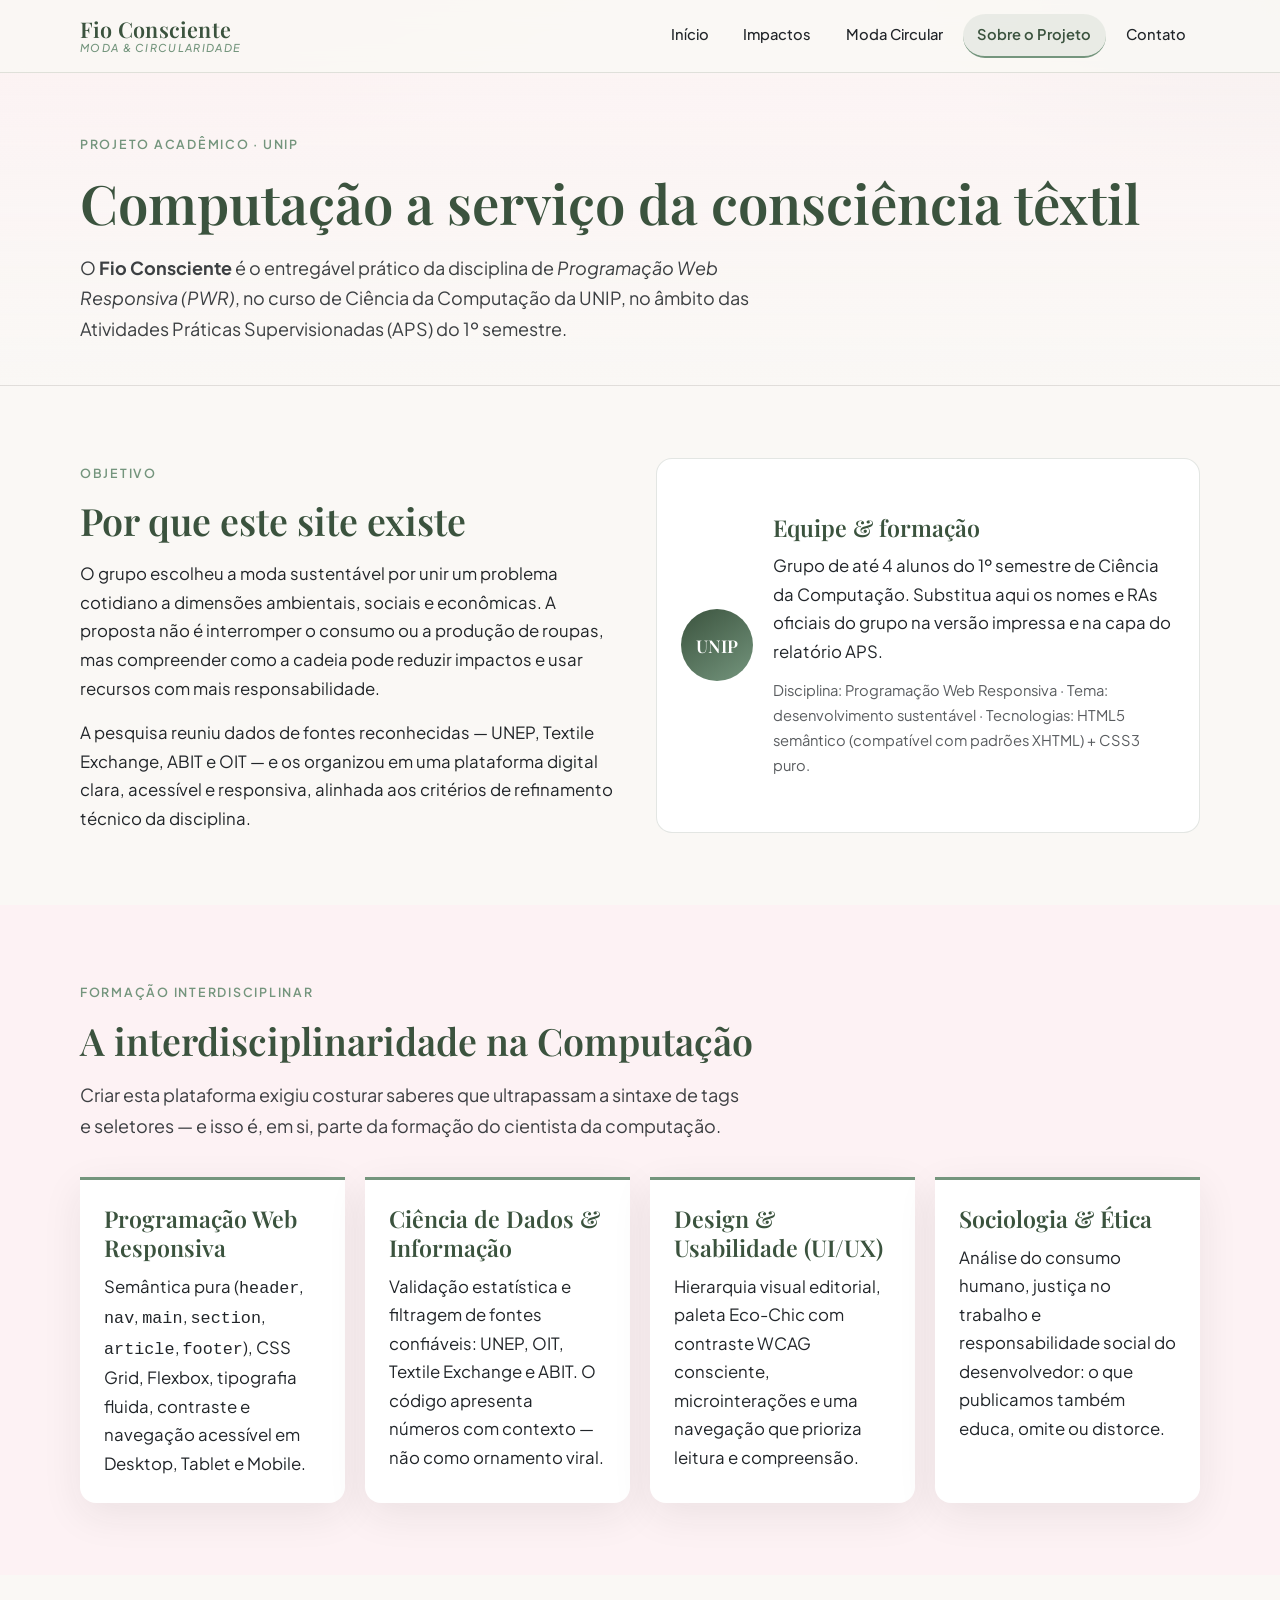
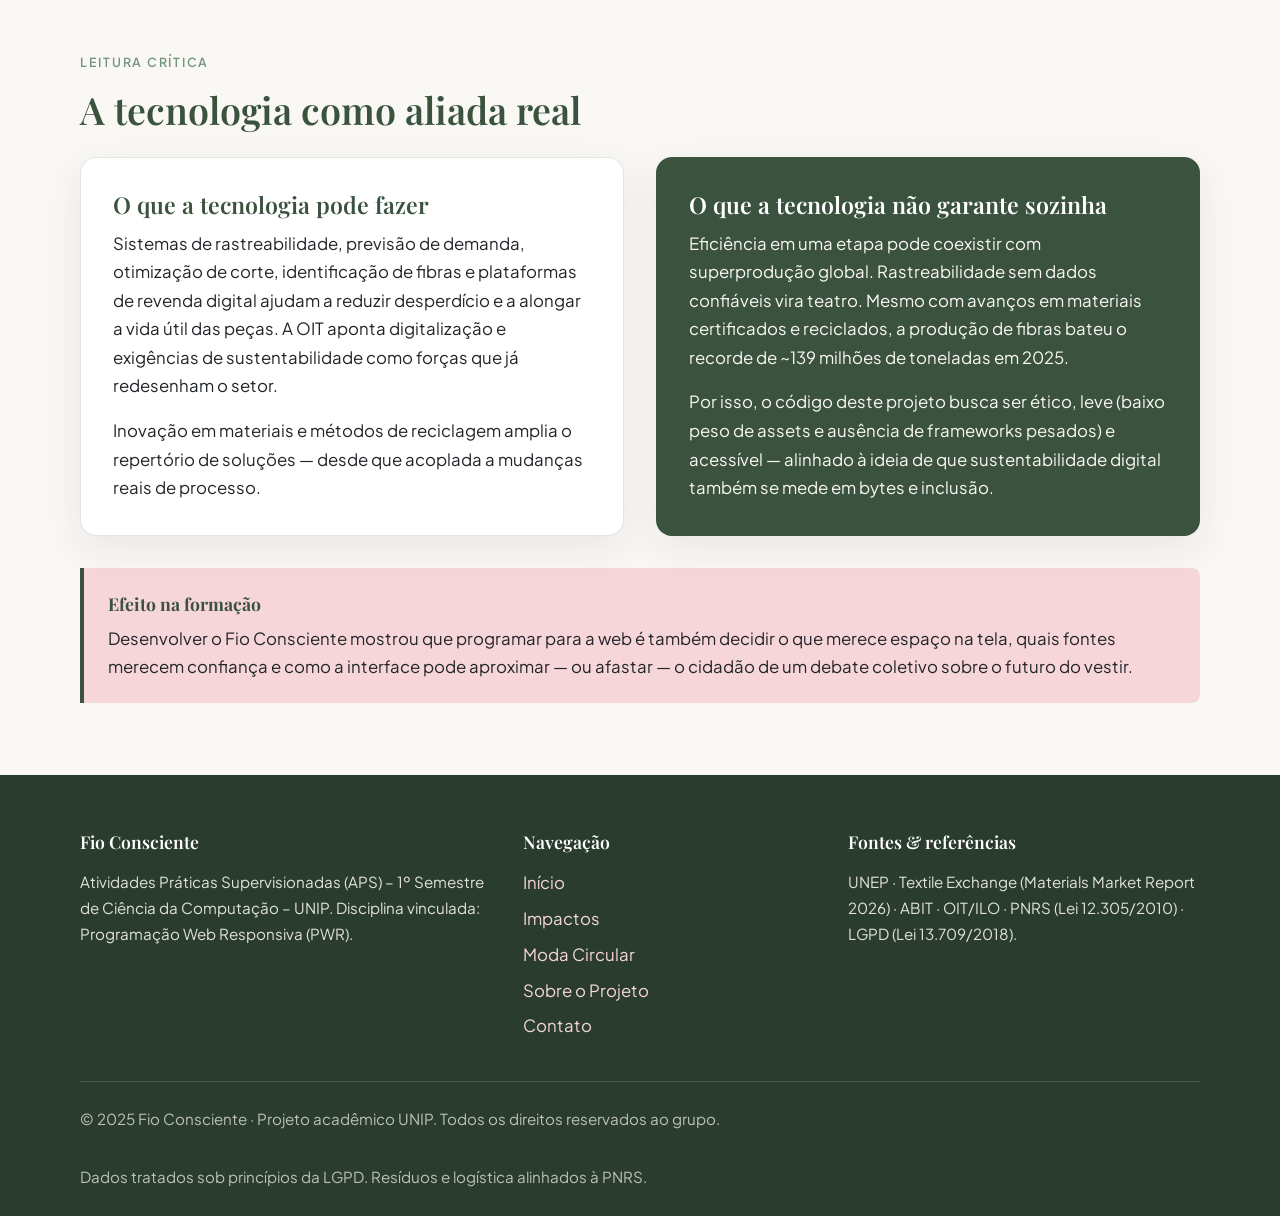
<file: sobre.html>
<!DOCTYPE html>
<html lang="pt-BR" xmlns="http://www.w3.org/1999/xhtml">
<head>
  <meta charset="UTF-8" />
  <meta name="viewport" content="width=device-width, initial-scale=1.0" />
  <meta name="description" content="Sobre o projeto acadêmico Fio Consciente: interdisciplinaridade, PWR, UNIP e o papel ético da tecnologia." />
  <title>Sobre o Projeto | Fio Consciente</title>
  <link rel="preconnect" href="https://fonts.googleapis.com" />
  <link rel="preconnect" href="https://fonts.gstatic.com" crossorigin="anonymous" />
  <link href="https://fonts.googleapis.com/css2?family=Playfair+Display:ital,wght@0,500;0,600;0,700;1,500&amp;family=Plus+Jakarta+Sans:wght@400;500;600;700&amp;display=swap" rel="stylesheet" />
  <link rel="stylesheet" href="style.css" />
</head>
<body>
  <a class="skip-link" href="#conteudo">Ir para o conteúdo</a>

  <header class="site-header">
    <div class="container header-inner">
      <a class="logo" href="index.html" aria-label="Fio Consciente — página inicial">
        <span class="logo__name">Fio Consciente</span>
        <span class="logo__tag">Moda &amp; Circularidade</span>
      </a>

      <input type="checkbox" id="nav-toggle" class="nav-toggle" aria-controls="menu-principal" />
      <label for="nav-toggle" class="nav-toggle-label" aria-label="Abrir ou fechar menu">
        <span></span>
      </label>

      <nav class="main-nav" id="menu-principal" aria-label="Navegação principal">
        <ul>
          <li><a href="index.html">Início</a></li>
          <li><a href="impactos.html">Impactos</a></li>
          <li><a href="circularidade.html">Moda Circular</a></li>
          <li><a href="sobre.html" class="active" aria-current="page">Sobre o Projeto</a></li>
          <li><a href="contato.html">Contato</a></li>
        </ul>
      </nav>
    </div>
  </header>

  <main id="conteudo" class="main-content">
    <header class="page-header">
      <div class="container">
        <p class="eyebrow">Projeto acadêmico · UNIP</p>
        <h1>Computação a serviço da consciência têxtil</h1>
        <p class="lead">
          O <strong>Fio Consciente</strong> é o entregável prático da disciplina de
          <em>Programação Web Responsiva (PWR)</em>, no curso de Ciência da Computação da UNIP,
          no âmbito das Atividades Práticas Supervisionadas (APS) do 1º semestre.
        </p>
      </div>
    </header>

    <section class="section" aria-labelledby="apresentacao-titulo">
      <div class="container">
        <div class="grid-2">
          <article>
            <p class="eyebrow">Objetivo</p>
            <h2 id="apresentacao-titulo">Por que este site existe</h2>
            <p>
              O grupo escolheu a moda sustentável por unir um problema cotidiano a dimensões
              ambientais, sociais e econômicas. A proposta não é interromper o consumo ou a
              produção de roupas, mas compreender como a cadeia pode reduzir impactos e usar
              recursos com mais responsabilidade.
            </p>
            <p>
              A pesquisa reuniu dados de fontes reconhecidas — UNEP, Textile Exchange, ABIT e OIT —
              e os organizou em uma plataforma digital clara, acessível e responsiva, alinhada aos
              critérios de refinamento técnico da disciplina.
            </p>
          </article>

          <aside class="team-note" aria-label="Identidade acadêmica">
            <div class="team-note__mark" aria-hidden="true">UNIP</div>
            <div>
              <h3>Equipe &amp; formação</h3>
              <p>
                Grupo de até 4 alunos do 1º semestre de Ciência da Computação.
                Substitua aqui os nomes e RAs oficiais do grupo na versão impressa e na capa do
                relatório APS.
              </p>
              <p style="margin-top: 0.75rem; font-size: 0.92rem; color: rgba(33,37,41,0.75);">
                Disciplina: Programação Web Responsiva · Tema: desenvolvimento sustentável ·
                Tecnologias: HTML5 semântico (compatível com padrões XHTML) + CSS3 puro.
              </p>
            </div>
          </aside>
        </div>
      </div>
    </section>

    <section class="section section--alt" aria-labelledby="inter-titulo">
      <div class="container">
        <p class="eyebrow">Formação interdisciplinar</p>
        <h2 id="inter-titulo">A interdisciplinaridade na Computação</h2>
        <p class="lead">
          Criar esta plataforma exigiu costurar saberes que ultrapassam a sintaxe de tags e
          seletores — e isso é, em si, parte da formação do cientista da computação.
        </p>

        <div class="discipline-grid" style="margin-top: 2.25rem;">
          <article class="discipline-item">
            <h3>Programação Web Responsiva</h3>
            <p>
              Semântica pura (<code>header</code>, <code>nav</code>, <code>main</code>,
              <code>section</code>, <code>article</code>, <code>footer</code>), CSS Grid, Flexbox,
              tipografia fluida, contraste e navegação acessível em Desktop, Tablet e Mobile.
            </p>
          </article>

          <article class="discipline-item">
            <h3>Ciência de Dados &amp; Informação</h3>
            <p>
              Validação estatística e filtragem de fontes confiáveis: UNEP, OIT, Textile Exchange
              e ABIT. O código apresenta números com contexto — não como ornamento viral.
            </p>
          </article>

          <article class="discipline-item">
            <h3>Design &amp; Usabilidade (UI/UX)</h3>
            <p>
              Hierarquia visual editorial, paleta Eco-Chic com contraste WCAG consciente,
              microinterações e uma navegação que prioriza leitura e compreensão.
            </p>
          </article>

          <article class="discipline-item">
            <h3>Sociologia &amp; Ética</h3>
            <p>
              Análise do consumo humano, justiça no trabalho e responsabilidade social do
              desenvolvedor: o que publicamos também educa, omite ou distorce.
            </p>
          </article>
        </div>
      </div>
    </section>

    <section class="section" aria-labelledby="tech-titulo">
      <div class="container">
        <p class="eyebrow">Leitura crítica</p>
        <h2 id="tech-titulo">A tecnologia como aliada real</h2>

        <div class="grid-2" style="margin-top: 1.5rem;">
          <article class="panel">
            <h3>O que a tecnologia pode fazer</h3>
            <p>
              Sistemas de rastreabilidade, previsão de demanda, otimização de corte, identificação
              de fibras e plataformas de revenda digital ajudam a reduzir desperdício e a alongar
              a vida útil das peças. A OIT aponta digitalização e exigências de sustentabilidade
              como forças que já redesenham o setor.
            </p>
            <p>
              Inovação em materiais e métodos de reciclagem amplia o repertório de soluções —
              desde que acoplada a mudanças reais de processo.
            </p>
          </article>

          <article class="panel panel--olive">
            <h3>O que a tecnologia não garante sozinha</h3>
            <p>
              Eficiência em uma etapa pode coexistir com superprodução global. Rastreabilidade
              sem dados confiáveis vira teatro. Mesmo com avanços em materiais certificados e
              reciclados, a produção de fibras bateu o recorde de ~139 milhões de toneladas em 2025.
            </p>
            <p>
              Por isso, o código deste projeto busca ser ético, leve (baixo peso de assets e
              ausência de frameworks pesados) e acessível — alinhado à ideia de que sustentabilidade
              digital também se mede em bytes e inclusão.
            </p>
          </article>
        </div>

        <aside class="reflexive-box" style="margin-top: 2rem;">
          <strong>Efeito na formação</strong>
          <p>
            Desenvolver o Fio Consciente mostrou que programar para a web é também decidir o que
            merece espaço na tela, quais fontes merecem confiança e como a interface pode aproximar
            — ou afastar — o cidadão de um debate coletivo sobre o futuro do vestir.
          </p>
        </aside>
      </div>
    </section>
  </main>

  <footer class="site-footer">
    <div class="container">
      <div class="footer-grid">
        <div>
          <h3>Fio Consciente</h3>
          <p>
            Atividades Práticas Supervisionadas (APS) – 1º Semestre de Ciência da Computação – UNIP.
            Disciplina vinculada: Programação Web Responsiva (PWR).
          </p>
        </div>
        <div>
          <h3>Navegação</h3>
          <ul>
            <li><a href="index.html">Início</a></li>
            <li><a href="impactos.html">Impactos</a></li>
            <li><a href="circularidade.html">Moda Circular</a></li>
            <li><a href="sobre.html">Sobre o Projeto</a></li>
            <li><a href="contato.html">Contato</a></li>
          </ul>
        </div>
        <div>
          <h3>Fontes &amp; referências</h3>
          <p>
            UNEP · Textile Exchange (Materials Market Report 2026) · ABIT · OIT/ILO ·
            PNRS (Lei 12.305/2010) · LGPD (Lei 13.709/2018).
          </p>
        </div>
      </div>
      <div class="footer-bottom">
        <p>© 2025 Fio Consciente · Projeto acadêmico UNIP. Todos os direitos reservados ao grupo.</p>
        <p>Dados tratados sob princípios da LGPD. Resíduos e logística alinhados à PNRS.</p>
      </div>
    </div>
  </footer>
</body>
</html>
</file>
<file: style.css>
/* ==========================================================================
   Fio Consciente — Moda & Circularidade
   Folha de estilo global | APS · PWR · Ciência da Computação · UNIP
   HTML5 semântico + CSS3 puro (sem frameworks)
   ========================================================================== */

/* --------------------------------------------------------------------------
   1. VARIÁVEIS
   -------------------------------------------------------------------------- */
:root {
  /* Cores — Eco-Chic editorial */
  --verde-oliva: #3B533E;
  --verde-folha: #74957D;
  --rosa-pastel: #F7D6D9;
  --rosa-nude: #FDF2F4;
  --linho: #FAF8F5;
  --grafite: #212529;
  --branco: #FFFFFF;
  --verde-oliva-escuro: #2A3C2D;
  --verde-folha-claro: #A3B8A8;
  --borda-suave: rgba(59, 83, 62, 0.14);
  --sombra-suave: 0 12px 40px rgba(33, 37, 41, 0.08);
  --sombra-hover: 0 18px 48px rgba(59, 83, 62, 0.14);

  /* Tipografia */
  --fonte-titulo: "Playfair Display", "Times New Roman", Georgia, serif;
  --fonte-corpo: "Plus Jakarta Sans", "Segoe UI", Tahoma, sans-serif;

  /* Espaçamento & layout */
  --largura-max: 1120px;
  --radius: 1rem;
  --radius-sm: 0.5rem;
  --header-h: 4.5rem;
  --transicao: all 0.3s ease;

  /* Fluid type */
  --fs-corpo: 1.05rem;
  --fs-small: 0.875rem;
  --lh: 1.7;
}

/* --------------------------------------------------------------------------
   2. RESET E BASE
   -------------------------------------------------------------------------- */
*,
*::before,
*::after {
  box-sizing: border-box;
  margin: 0;
  padding: 0;
}

html {
  scroll-behavior: smooth;
  font-size: 100%;
}

body {
  font-family: var(--fonte-corpo);
  font-size: var(--fs-corpo);
  line-height: var(--lh);
  color: var(--grafite);
  background-color: var(--linho);
  background-image:
    radial-gradient(ellipse 80% 50% at 10% -10%, rgba(247, 214, 217, 0.45), transparent 55%),
    radial-gradient(ellipse 60% 40% at 100% 0%, rgba(116, 149, 125, 0.12), transparent 50%);
  background-attachment: fixed;
  min-height: 100vh;
  display: flex;
  flex-direction: column;
}

img {
  max-width: 100%;
  height: auto;
  display: block;
}

a {
  color: var(--verde-oliva);
  text-decoration-thickness: 1px;
  text-underline-offset: 0.2em;
  transition: var(--transicao);
}

a:hover {
  color: var(--verde-folha);
}

a:focus-visible,
button:focus-visible,
input:focus-visible,
select:focus-visible,
textarea:focus-visible,
summary:focus-visible {
  outline: 3px solid var(--verde-folha);
  outline-offset: 3px;
}

ul,
ol {
  list-style-position: inside;
}

h1,
h2,
h3,
h4 {
  font-family: var(--fonte-titulo);
  font-weight: 600;
  line-height: 1.25;
  color: var(--verde-oliva);
}

h1 { font-size: clamp(2.1rem, 4.5vw, 3.4rem); }
h2 { font-size: clamp(1.65rem, 3vw, 2.35rem); margin-bottom: 1rem; }
h3 { font-size: clamp(1.2rem, 2vw, 1.45rem); margin-bottom: 0.65rem; }

p + p {
  margin-top: 1rem;
}

.skip-link {
  position: absolute;
  left: -999px;
  top: 0;
  background: var(--verde-oliva);
  color: var(--branco);
  padding: 0.75rem 1.25rem;
  z-index: 1000;
}

.skip-link:focus {
  left: 1rem;
  top: 1rem;
}

.container {
  width: min(100% - 2.5rem, var(--largura-max));
  margin-inline: auto;
}

.section {
  padding: 4.5rem 0;
}

.section--alt {
  background-color: var(--rosa-nude);
}

.section--oliva {
  background-color: var(--verde-oliva);
  color: var(--linho);
}

.section--oliva h2,
.section--oliva h3 {
  color: var(--branco);
}

.eyebrow {
  display: inline-block;
  font-family: var(--fonte-corpo);
  font-size: 0.78rem;
  font-weight: 600;
  letter-spacing: 0.14em;
  text-transform: uppercase;
  color: var(--verde-folha);
  margin-bottom: 0.85rem;
}

.lead {
  font-size: 1.125rem;
  max-width: 42rem;
  color: rgba(33, 37, 41, 0.88);
}

.sr-only {
  position: absolute;
  width: 1px;
  height: 1px;
  padding: 0;
  margin: -1px;
  overflow: hidden;
  clip: rect(0, 0, 0, 0);
  white-space: nowrap;
  border: 0;
}

/* --------------------------------------------------------------------------
   3. CABEÇALHO E NAVEGAÇÃO
   -------------------------------------------------------------------------- */
.site-header {
  position: sticky;
  top: 0;
  z-index: 100;
  background: rgba(250, 248, 245, 0.92);
  backdrop-filter: blur(12px);
  border-bottom: 1px solid var(--borda-suave);
}

.header-inner {
  display: flex;
  align-items: center;
  justify-content: space-between;
  min-height: var(--header-h);
  gap: 1.5rem;
}

.logo {
  display: flex;
  flex-direction: column;
  text-decoration: none;
  color: var(--verde-oliva);
  line-height: 1.15;
}

.logo:hover {
  color: var(--verde-oliva-escuro);
}

.logo__name {
  font-family: var(--fonte-titulo);
  font-size: 1.35rem;
  font-weight: 600;
  letter-spacing: 0.01em;
}

.logo__tag {
  font-family: var(--fonte-corpo);
  font-size: 0.68rem;
  font-weight: 500;
  letter-spacing: 0.12em;
  text-transform: uppercase;
  color: var(--verde-folha);
  font-style: italic;
}

/* Checkbox hack — menu mobile */
.nav-toggle {
  display: none;
}

.nav-toggle-label {
  display: none;
  cursor: pointer;
  width: 2.5rem;
  height: 2.5rem;
  align-items: center;
  justify-content: center;
  border-radius: var(--radius-sm);
  border: 1px solid var(--borda-suave);
  background: var(--branco);
  transition: var(--transicao);
}

.nav-toggle-label:hover {
  background: var(--rosa-nude);
}

.nav-toggle-label span,
.nav-toggle-label span::before,
.nav-toggle-label span::after {
  display: block;
  width: 1.25rem;
  height: 2px;
  background: var(--verde-oliva);
  position: relative;
  transition: var(--transicao);
}

.nav-toggle-label span::before,
.nav-toggle-label span::after {
  content: "";
  position: absolute;
  left: 0;
}

.nav-toggle-label span::before { top: -6px; }
.nav-toggle-label span::after { top: 6px; }

.nav-toggle:checked + .nav-toggle-label span {
  background: transparent;
}

.nav-toggle:checked + .nav-toggle-label span::before {
  top: 0;
  transform: rotate(45deg);
}

.nav-toggle:checked + .nav-toggle-label span::after {
  top: 0;
  transform: rotate(-45deg);
}

.main-nav ul {
  display: flex;
  align-items: center;
  gap: 0.35rem;
  list-style: none;
}

.main-nav a {
  display: block;
  padding: 0.55rem 0.9rem;
  text-decoration: none;
  color: var(--grafite);
  font-size: 0.92rem;
  font-weight: 500;
  border-radius: 999px;
  border-bottom: 2px solid transparent;
}

.main-nav a:hover {
  background: var(--rosa-nude);
  color: var(--verde-oliva);
}

.main-nav a.active {
  color: var(--verde-oliva);
  background: rgba(116, 149, 125, 0.12);
  border-bottom-color: var(--verde-folha);
  font-weight: 600;
}

/* --------------------------------------------------------------------------
   4. BOTÕES
   -------------------------------------------------------------------------- */
.btn {
  display: inline-flex;
  align-items: center;
  justify-content: center;
  gap: 0.5rem;
  padding: 0.9rem 1.6rem;
  border-radius: 999px;
  font-family: var(--fonte-corpo);
  font-size: 0.95rem;
  font-weight: 600;
  text-decoration: none;
  border: 2px solid transparent;
  cursor: pointer;
  transition: var(--transicao);
  line-height: 1.2;
}

.btn:active {
  transform: translateY(1px);
}

.btn--primary {
  background: var(--verde-oliva);
  color: var(--branco);
  border-color: var(--verde-oliva);
}

.btn--primary:hover {
  background: var(--verde-oliva-escuro);
  color: var(--branco);
  border-color: var(--verde-oliva-escuro);
  box-shadow: var(--sombra-hover);
}

.btn--ghost {
  background: rgba(250, 248, 245, 0.28);
  color: var(--verde-oliva);
  border-color: rgba(59, 83, 62, 0.35);
  backdrop-filter: blur(6px);
}

.btn--ghost:hover {
  background: var(--rosa-pastel);
  border-color: var(--verde-folha);
  color: var(--verde-oliva-escuro);
}

.btn--light {
  background: var(--branco);
  color: var(--verde-oliva);
  border-color: var(--branco);
}

.btn--light:hover {
  background: var(--rosa-pastel);
  color: var(--verde-oliva-escuro);
}

.cta-group {
  display: flex;
  flex-wrap: wrap;
  gap: 0.85rem;
  margin-top: 2rem;
}

/* --------------------------------------------------------------------------
   5. HERO
   -------------------------------------------------------------------------- */
.hero {
  position: relative;
  min-height: calc(100vh - var(--header-h));
  display: grid;
  align-items: center;
  padding: 4rem 0 5rem;
  overflow: hidden;
}

.hero::before {
  content: "";
  position: absolute;
  inset: 0;
  background:
    linear-gradient(115deg, rgba(250, 248, 245, 0.94) 38%, rgba(250, 248, 245, 0.55) 62%, rgba(253, 242, 244, 0.35) 100%),
    linear-gradient(180deg, rgba(59, 83, 62, 0.18), rgba(116, 149, 125, 0.08)),
    radial-gradient(circle at 78% 42%, rgba(247, 214, 217, 0.55), transparent 42%),
    repeating-linear-gradient(
      -18deg,
      transparent,
      transparent 11px,
      rgba(59, 83, 62, 0.03) 11px,
      rgba(59, 83, 62, 0.03) 12px
    );
  z-index: -1;
}

.hero::after {
  content: "";
  position: absolute;
  right: -8%;
  top: 12%;
  width: min(48vw, 520px);
  height: min(48vw, 520px);
  border-radius: 50%;
  border: 1px solid rgba(116, 149, 125, 0.35);
  box-shadow:
    inset 0 0 0 48px rgba(253, 242, 244, 0.35),
    0 0 0 1px rgba(247, 214, 217, 0.4);
  pointer-events: none;
  z-index: -1;
  animation: float-soft 12s ease-in-out infinite;
}

.hero__brand {
  font-family: var(--fonte-titulo);
  font-size: clamp(2.8rem, 7vw, 5.2rem);
  color: var(--verde-oliva);
  letter-spacing: -0.02em;
  margin-bottom: 0.35rem;
}

.hero__brand em {
  font-style: italic;
  color: var(--verde-folha);
  font-weight: 500;
}

.hero__tagline {
  font-family: var(--fonte-titulo);
  font-size: clamp(1.35rem, 2.8vw, 1.85rem);
  font-weight: 500;
  color: var(--grafite);
  max-width: 18ch;
  margin: 1.25rem 0 1rem;
}

.hero__sub {
  max-width: 34rem;
  font-size: 1.08rem;
  color: rgba(33, 37, 41, 0.82);
}

@keyframes float-soft {
  0%, 100% { transform: translateY(0); }
  50% { transform: translateY(-14px); }
}

@keyframes rise-in {
  from { opacity: 0; transform: translateY(18px); }
  to { opacity: 1; transform: translateY(0); }
}

.hero__content > * {
  animation: rise-in 0.8s ease both;
}

.hero__content > *:nth-child(2) { animation-delay: 0.1s; }
.hero__content > *:nth-child(3) { animation-delay: 0.2s; }
.hero__content > *:nth-child(4) { animation-delay: 0.3s; }

/* --------------------------------------------------------------------------
   6. CARDS E GRIDS
   -------------------------------------------------------------------------- */
.metrics {
  display: grid;
  grid-template-columns: repeat(auto-fit, minmax(220px, 1fr));
  gap: 1.25rem;
}

.metric-card {
  background: var(--branco);
  border: 1px solid var(--borda-suave);
  border-radius: var(--radius);
  padding: 1.6rem 1.4rem;
  box-shadow: var(--sombra-suave);
  transition: var(--transicao);
  position: relative;
  overflow: hidden;
}

.metric-card::before {
  content: "";
  position: absolute;
  left: 0;
  top: 0;
  bottom: 0;
  width: 4px;
  background: linear-gradient(180deg, var(--verde-folha), var(--rosa-pastel));
}

.metric-card:hover {
  transform: translateY(-4px);
  box-shadow: var(--sombra-hover);
}

.metric-card__value {
  font-family: var(--fonte-titulo);
  font-size: clamp(1.8rem, 3vw, 2.3rem);
  color: var(--verde-oliva);
  line-height: 1.1;
  margin-bottom: 0.55rem;
}

.metric-card__label {
  font-size: 0.92rem;
  color: rgba(33, 37, 41, 0.8);
}

.metric-card__source {
  display: block;
  margin-top: 0.85rem;
  font-size: 0.75rem;
  letter-spacing: 0.04em;
  text-transform: uppercase;
  color: var(--verde-folha);
  font-weight: 600;
}

.grid-2 {
  display: grid;
  grid-template-columns: repeat(2, 1fr);
  gap: 2rem;
  align-items: stretch;
}

.grid-3 {
  display: grid;
  grid-template-columns: repeat(3, 1fr);
  gap: 1.5rem;
}

.grid-auto {
  display: grid;
  grid-template-columns: repeat(auto-fit, minmax(260px, 1fr));
  gap: 1.5rem;
}

.panel {
  background: var(--branco);
  border: 1px solid var(--borda-suave);
  border-radius: var(--radius);
  padding: 2rem;
  box-shadow: var(--sombra-suave);
}

.panel--blush {
  background: var(--rosa-nude);
  border-color: rgba(247, 214, 217, 0.9);
}

.panel--olive {
  background: var(--verde-oliva);
  color: var(--linho);
  border-color: transparent;
}

.panel--olive h3 {
  color: var(--branco);
}

.feature-card {
  background: var(--branco);
  border: 1px solid var(--borda-suave);
  border-radius: var(--radius);
  padding: 1.85rem 1.6rem;
  box-shadow: var(--sombra-suave);
  transition: var(--transicao);
  height: 100%;
  display: flex;
  flex-direction: column;
}

.feature-card:hover {
  transform: translateY(-5px);
  box-shadow: var(--sombra-hover);
  border-color: rgba(116, 149, 125, 0.35);
}

.feature-card__index {
  display: inline-flex;
  align-items: center;
  justify-content: center;
  width: 2.4rem;
  height: 2.4rem;
  border-radius: 50%;
  background: var(--rosa-pastel);
  color: var(--verde-oliva);
  font-family: var(--fonte-titulo);
  font-size: 1rem;
  font-weight: 600;
  margin-bottom: 1.1rem;
}

.badge {
  display: inline-block;
  padding: 0.3rem 0.75rem;
  border-radius: 999px;
  background: var(--rosa-pastel);
  color: var(--verde-oliva-escuro);
  font-size: 0.75rem;
  font-weight: 600;
  letter-spacing: 0.04em;
  text-transform: uppercase;
  margin-bottom: 0.85rem;
}

.quote-banner {
  background: linear-gradient(135deg, var(--rosa-nude), var(--rosa-pastel));
  border-radius: calc(var(--radius) + 0.25rem);
  padding: 3rem 2.5rem;
  text-align: center;
  border: 1px solid rgba(247, 214, 217, 0.95);
}

.quote-banner blockquote {
  font-family: var(--fonte-titulo);
  font-size: clamp(1.35rem, 2.8vw, 1.9rem);
  font-style: italic;
  color: var(--verde-oliva);
  max-width: 38rem;
  margin: 0 auto 1rem;
  line-height: 1.4;
}

.quote-banner cite {
  font-style: normal;
  font-size: var(--fs-small);
  color: rgba(33, 37, 41, 0.7);
  font-weight: 500;
}

.page-header {
  padding: 3.5rem 0 2.5rem;
  border-bottom: 1px solid var(--borda-suave);
  margin-bottom: 0;
  background:
    linear-gradient(180deg, rgba(253, 242, 244, 0.65), transparent);
}

.page-header .lead {
  margin-top: 1rem;
}

/* --------------------------------------------------------------------------
   7. TABELAS / COMPARAÇÕES
   -------------------------------------------------------------------------- */
.compare-table {
  width: 100%;
  border-collapse: collapse;
  background: var(--branco);
  border-radius: var(--radius);
  overflow: hidden;
  box-shadow: var(--sombra-suave);
  border: 1px solid var(--borda-suave);
}

.compare-table caption {
  text-align: left;
  font-family: var(--fonte-titulo);
  font-size: 1.2rem;
  color: var(--verde-oliva);
  padding: 0 0 1rem;
  caption-side: top;
}

.compare-table th,
.compare-table td {
  padding: 1rem 1.15rem;
  text-align: left;
  vertical-align: top;
  border-bottom: 1px solid var(--borda-suave);
}

.compare-table thead th {
  background: var(--verde-oliva);
  color: var(--branco);
  font-weight: 600;
  font-size: 0.92rem;
}

.compare-table tbody th {
  background: var(--rosa-nude);
  color: var(--verde-oliva);
  font-weight: 600;
  width: 28%;
}

.compare-table tbody tr:last-child th,
.compare-table tbody tr:last-child td {
  border-bottom: none;
}

.compare-table tbody tr:hover td {
  background: rgba(253, 242, 244, 0.55);
}

.reflexive-box {
  margin-top: 1.75rem;
  padding: 1.35rem 1.5rem;
  background: var(--rosa-pastel);
  border-left: 4px solid var(--verde-oliva);
  border-radius: 0 var(--radius-sm) var(--radius-sm) 0;
}

.reflexive-box strong {
  display: block;
  font-family: var(--fonte-titulo);
  color: var(--verde-oliva);
  margin-bottom: 0.35rem;
  font-size: 1.1rem;
}

/* --------------------------------------------------------------------------
   8. CHECKLIST INTERATIVO (CSS)
   -------------------------------------------------------------------------- */
.checklist {
  list-style: none;
  display: grid;
  gap: 0.85rem;
}

.checklist li {
  position: relative;
}

.checklist label {
  display: flex;
  gap: 0.9rem;
  align-items: flex-start;
  background: var(--branco);
  border: 1px solid var(--borda-suave);
  border-radius: var(--radius);
  padding: 1.1rem 1.2rem;
  cursor: pointer;
  transition: var(--transicao);
  box-shadow: var(--sombra-suave);
}

.checklist label:hover {
  border-color: var(--verde-folha);
  background: var(--rosa-nude);
}

.checklist input[type="checkbox"] {
  appearance: none;
  -webkit-appearance: none;
  width: 1.35rem;
  height: 1.35rem;
  min-width: 1.35rem;
  margin-top: 0.15rem;
  border: 2px solid var(--verde-folha);
  border-radius: 0.3rem;
  background: var(--linho);
  cursor: pointer;
  position: relative;
  transition: var(--transicao);
}

.checklist input[type="checkbox"]:checked {
  background: var(--verde-oliva);
  border-color: var(--verde-oliva);
}

.checklist input[type="checkbox"]:checked::after {
  content: "";
  position: absolute;
  left: 0.28rem;
  top: 0.05rem;
  width: 0.35rem;
  height: 0.7rem;
  border: solid var(--branco);
  border-width: 0 2px 2px 0;
  transform: rotate(45deg);
}

.checklist input[type="checkbox"]:checked + .checklist__text {
  color: var(--verde-oliva);
}

.checklist input[type="checkbox"]:checked + .checklist__text strong {
  text-decoration: underline;
  text-decoration-color: var(--verde-folha);
  text-underline-offset: 0.2em;
}

.checklist__text strong {
  display: block;
  margin-bottom: 0.2rem;
}

.checklist__text span {
  font-size: 0.92rem;
  color: rgba(33, 37, 41, 0.75);
}

/* Accordion CSS para pilares */
.pillars details {
  background: var(--branco);
  border: 1px solid var(--borda-suave);
  border-radius: var(--radius);
  padding: 0;
  box-shadow: var(--sombra-suave);
  overflow: hidden;
  transition: var(--transicao);
}

.pillars details[open] {
  border-color: rgba(116, 149, 125, 0.45);
  box-shadow: var(--sombra-hover);
}

.pillars summary {
  list-style: none;
  cursor: pointer;
  padding: 1.35rem 1.5rem;
  display: flex;
  align-items: center;
  gap: 1rem;
  font-family: var(--fonte-titulo);
  font-size: 1.15rem;
  color: var(--verde-oliva);
  transition: var(--transicao);
}

.pillars summary::-webkit-details-marker {
  display: none;
}

.pillars summary::after {
  content: "+";
  margin-left: auto;
  font-family: var(--fonte-corpo);
  font-size: 1.4rem;
  color: var(--verde-folha);
  transition: var(--transicao);
}

.pillars details[open] summary::after {
  content: "–";
}

.pillars summary:hover {
  background: var(--rosa-nude);
}

.pillars .pillar-body {
  padding: 0 1.5rem 1.5rem 1.5rem;
  color: rgba(33, 37, 41, 0.88);
}

.pillars .pillar-num {
  display: inline-flex;
  width: 2rem;
  height: 2rem;
  align-items: center;
  justify-content: center;
  border-radius: 50%;
  background: var(--rosa-pastel);
  font-family: var(--fonte-corpo);
  font-size: 0.85rem;
  font-weight: 700;
  flex-shrink: 0;
}

/* --------------------------------------------------------------------------
   9. FORMULÁRIO
   -------------------------------------------------------------------------- */
.contact-layout {
  display: grid;
  grid-template-columns: 1.4fr 1fr;
  gap: 2rem;
  align-items: start;
}

.form-card {
  background: var(--branco);
  border: 1px solid var(--borda-suave);
  border-radius: var(--radius);
  padding: 2rem;
  box-shadow: var(--sombra-suave);
}

.form-group {
  margin-bottom: 1.25rem;
}

.form-group label {
  display: block;
  font-weight: 600;
  font-size: 0.92rem;
  margin-bottom: 0.45rem;
  color: var(--verde-oliva);
}

.form-group .hint {
  display: block;
  font-size: 0.8rem;
  font-weight: 400;
  color: rgba(33, 37, 41, 0.6);
  margin-top: 0.25rem;
}

.form-control {
  width: 100%;
  padding: 0.85rem 1rem;
  border: 1.5px solid var(--borda-suave);
  border-radius: var(--radius-sm);
  background: var(--linho);
  font-family: var(--fonte-corpo);
  font-size: 1rem;
  color: var(--grafite);
  transition: var(--transicao);
}

.form-control:hover {
  border-color: var(--verde-folha-claro);
}

.form-control:focus {
  border-color: var(--verde-oliva);
  background: var(--branco);
  box-shadow: 0 0 0 4px rgba(116, 149, 125, 0.2);
  outline: none;
}

textarea.form-control {
  min-height: 160px;
  resize: vertical;
}

.privacy-card {
  background: var(--rosa-nude);
  border: 1px solid rgba(247, 214, 217, 0.95);
  border-radius: var(--radius);
  padding: 1.85rem;
  position: sticky;
  top: calc(var(--header-h) + 1.5rem);
}

.privacy-card h3 {
  margin-bottom: 0.85rem;
}

.privacy-card ul {
  margin-top: 1rem;
  padding-left: 0;
  list-style: none;
  display: grid;
  gap: 0.65rem;
}

.privacy-card li {
  padding-left: 1.35rem;
  position: relative;
  font-size: 0.95rem;
}

.privacy-card li::before {
  content: "";
  position: absolute;
  left: 0;
  top: 0.55rem;
  width: 0.55rem;
  height: 0.55rem;
  border-radius: 50%;
  background: var(--verde-folha);
}

/* --------------------------------------------------------------------------
   10. SOBRE / LISTAS ESPECIAIS
   -------------------------------------------------------------------------- */
.discipline-grid {
  display: grid;
  grid-template-columns: repeat(auto-fit, minmax(240px, 1fr));
  gap: 1.25rem;
}

.discipline-item {
  border-top: 3px solid var(--verde-folha);
  background: var(--branco);
  padding: 1.5rem;
  border-radius: 0 0 var(--radius) var(--radius);
  box-shadow: var(--sombra-suave);
}

.team-note {
  display: grid;
  grid-template-columns: auto 1fr;
  gap: 1.25rem;
  align-items: center;
  background: var(--branco);
  border: 1px solid var(--borda-suave);
  border-radius: var(--radius);
  padding: 1.5rem;
}

.team-note__mark {
  width: 4.5rem;
  height: 4.5rem;
  border-radius: 50%;
  background: linear-gradient(145deg, var(--verde-oliva), var(--verde-folha));
  color: var(--branco);
  display: grid;
  place-items: center;
  font-family: var(--fonte-titulo);
  font-size: 1.1rem;
  font-weight: 600;
}

.stat-inline {
  display: flex;
  flex-wrap: wrap;
  gap: 1rem;
  margin-top: 1.5rem;
}

.stat-pill {
  background: var(--branco);
  border: 1px solid var(--borda-suave);
  border-radius: var(--radius);
  padding: 1rem 1.25rem;
  min-width: 160px;
  flex: 1;
}

.stat-pill strong {
  display: block;
  font-family: var(--fonte-titulo);
  font-size: 1.45rem;
  color: var(--verde-oliva);
}

.stat-pill span {
  font-size: 0.85rem;
  color: rgba(33, 37, 41, 0.7);
}

/* --------------------------------------------------------------------------
   11. RODAPÉ
   -------------------------------------------------------------------------- */
.site-footer {
  margin-top: auto;
  background: var(--verde-oliva-escuro);
  color: rgba(250, 248, 245, 0.88);
  padding: 3.5rem 0 2rem;
}

.site-footer a {
  color: var(--rosa-pastel);
  text-decoration: none;
}

.site-footer a:hover {
  color: var(--branco);
  text-decoration: underline;
}

.footer-grid {
  display: grid;
  grid-template-columns: 1.4fr 1fr 1.2fr;
  gap: 2rem;
  margin-bottom: 2.5rem;
}

.site-footer h3 {
  color: var(--branco);
  font-size: 1.1rem;
  margin-bottom: 1rem;
}

.site-footer ul {
  list-style: none;
  display: grid;
  gap: 0.45rem;
}

.site-footer p {
  font-size: 0.95rem;
}

.footer-bottom {
  border-top: 1px solid rgba(250, 248, 245, 0.15);
  padding-top: 1.5rem;
  display: flex;
  flex-wrap: wrap;
  gap: 1rem;
  justify-content: space-between;
  font-size: 0.82rem;
  color: rgba(250, 248, 245, 0.7);
}

.main-content {
  flex: 1;
}

/* --------------------------------------------------------------------------
   12. MEDIA QUERIES
   Desktop > 1024px (padrão acima)
   Tablet 768px–1023px
   Mobile < 767px
   -------------------------------------------------------------------------- */
@media (max-width: 1023px) {
  .grid-3 {
    grid-template-columns: 1fr 1fr;
  }

  .contact-layout {
    grid-template-columns: 1fr;
  }

  .privacy-card {
    position: static;
  }

  .footer-grid {
    grid-template-columns: 1fr 1fr;
  }

  .hero::after {
    opacity: 0.55;
    width: min(55vw, 380px);
    height: min(55vw, 380px);
  }
}

@media (max-width: 767px) {
  .nav-toggle-label {
    display: flex;
  }

  .main-nav {
    position: absolute;
    left: 0;
    right: 0;
    top: 100%;
    background: rgba(250, 248, 245, 0.98);
    border-bottom: 1px solid var(--borda-suave);
    max-height: 0;
    overflow: hidden;
    transition: max-height 0.35s ease;
  }

  .nav-toggle:checked ~ .main-nav {
    max-height: 320px;
  }

  .main-nav ul {
    flex-direction: column;
    align-items: stretch;
    padding: 0.75rem 1.25rem 1.25rem;
    gap: 0.25rem;
  }

  .main-nav a {
    border-radius: var(--radius-sm);
  }

  .grid-2,
  .grid-3 {
    grid-template-columns: 1fr;
  }

  .footer-grid {
    grid-template-columns: 1fr;
  }

  .section {
    padding: 3rem 0;
  }

  .hero {
    min-height: auto;
    padding: 3rem 0 3.5rem;
  }

  .hero::after {
    display: none;
  }

  .cta-group {
    flex-direction: column;
  }

  .cta-group .btn {
    width: 100%;
  }

  .quote-banner {
    padding: 2rem 1.35rem;
  }

  .compare-table {
    display: block;
    overflow-x: auto;
    -webkit-overflow-scrolling: touch;
  }

  .team-note {
    grid-template-columns: 1fr;
    text-align: center;
  }

  .team-note__mark {
    margin: 0 auto;
  }

  .header-inner {
    min-height: 4rem;
  }
}

@media (prefers-reduced-motion: reduce) {
  *,
  *::before,
  *::after {
    animation: none !important;
    transition: none !important;
    scroll-behavior: auto !important;
  }
}

/* Impressão acadêmica */
@media print {
  .site-header,
  .nav-toggle-label,
  .cta-group,
  .site-footer {
    break-inside: avoid;
  }

  body {
    background: white;
    color: black;
  }

  a {
    text-decoration: underline;
  }
}
</file>
